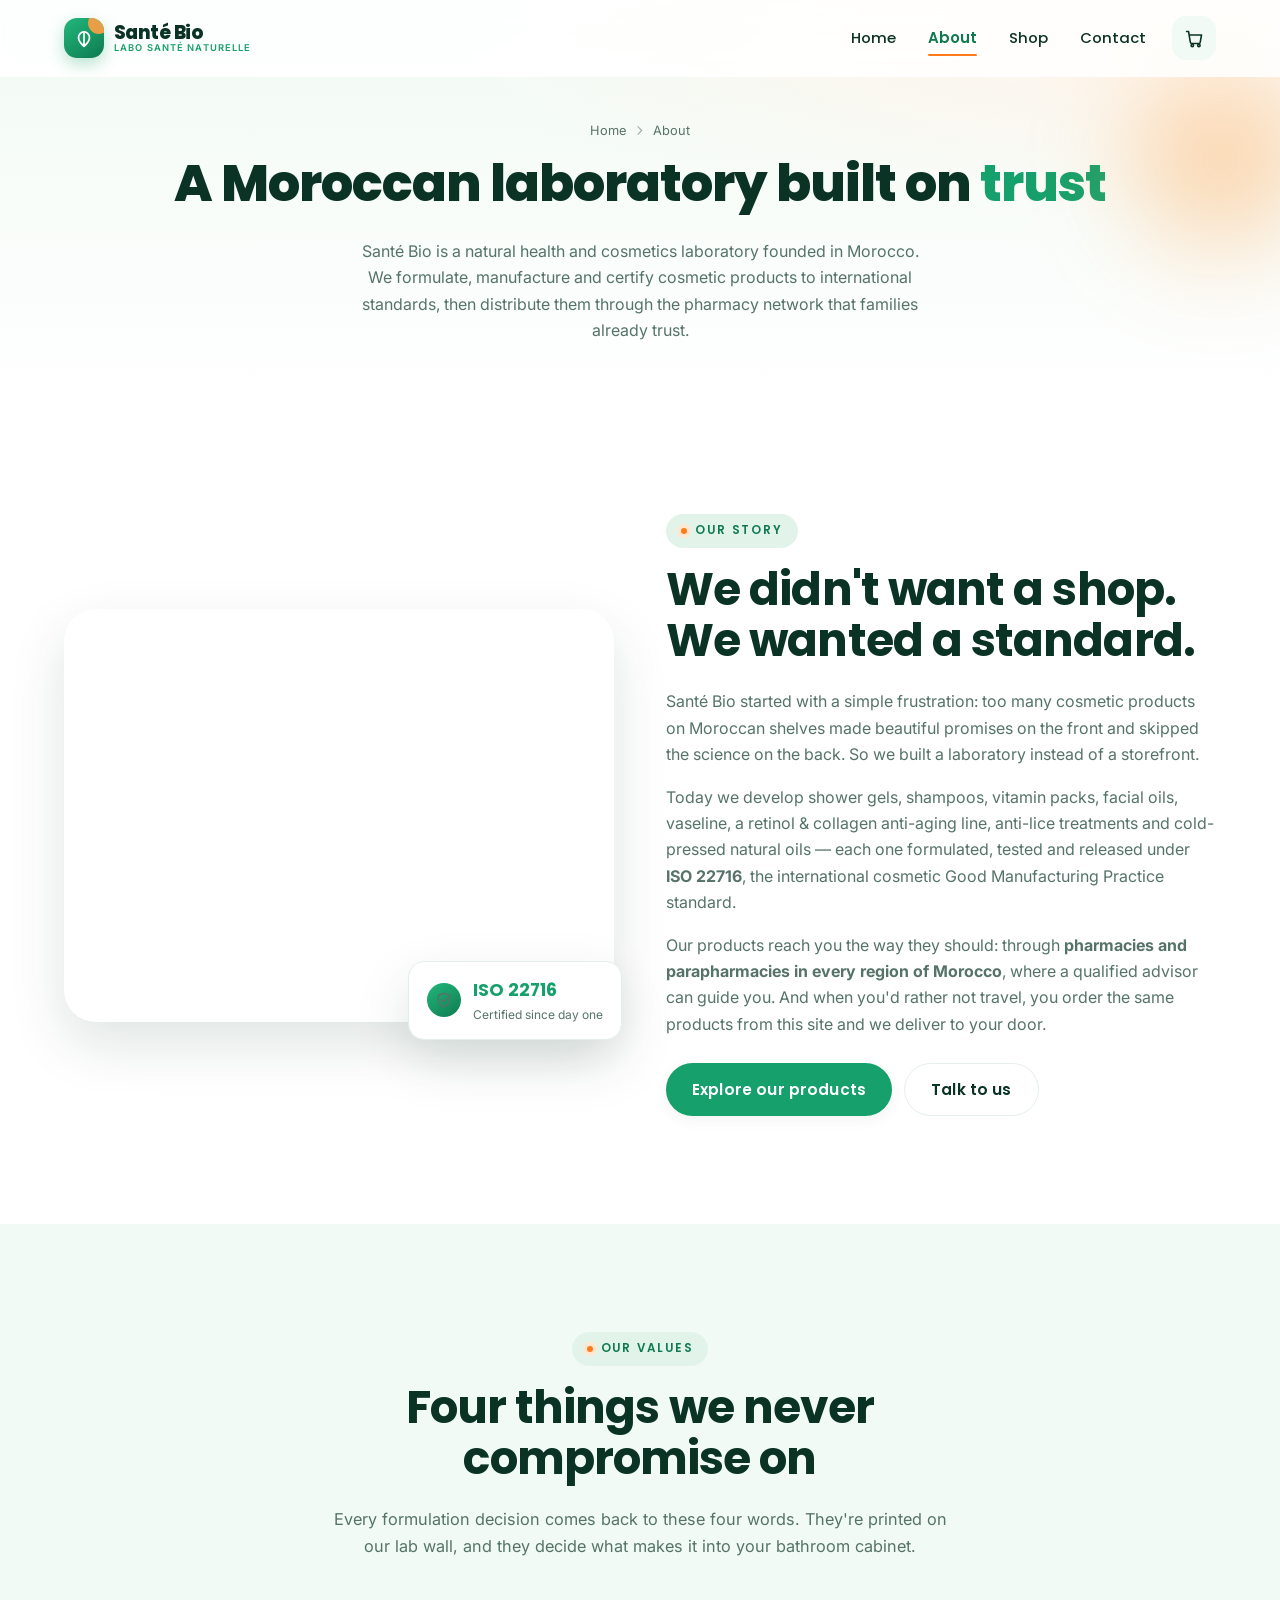
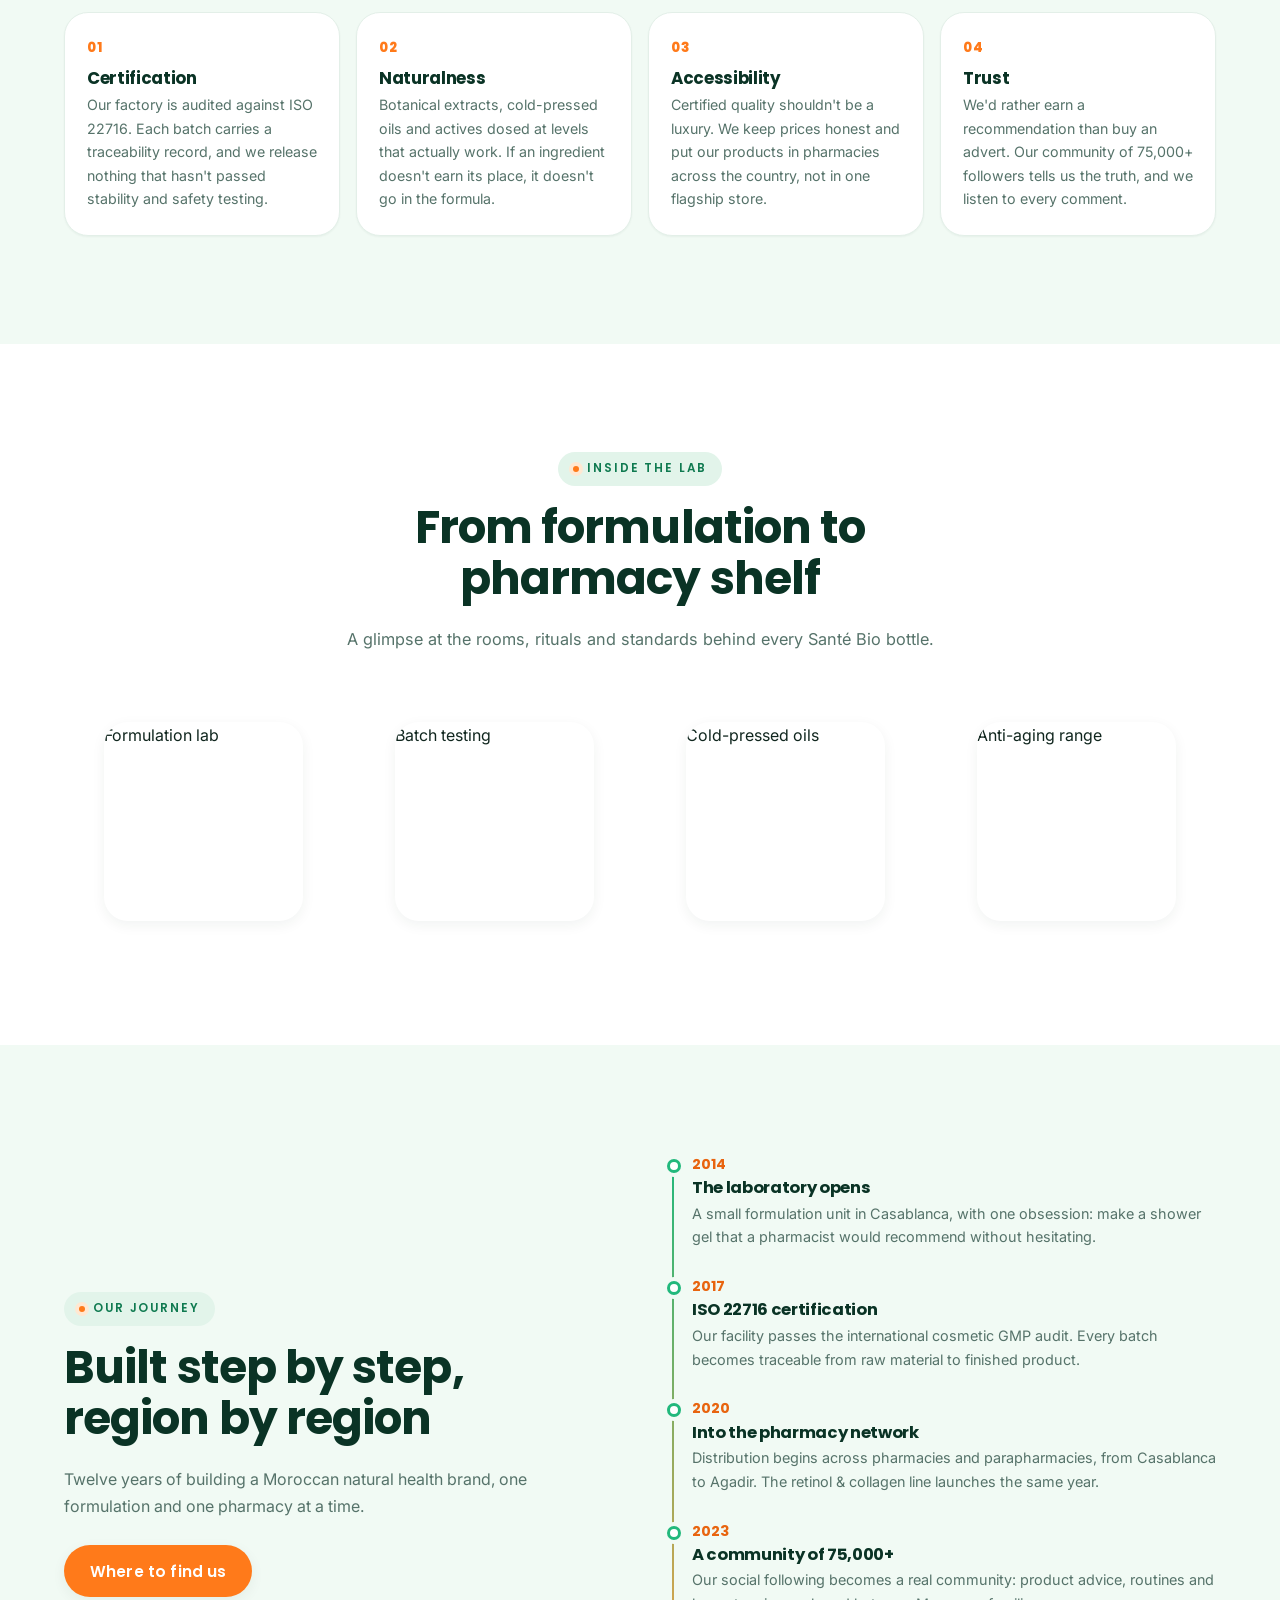
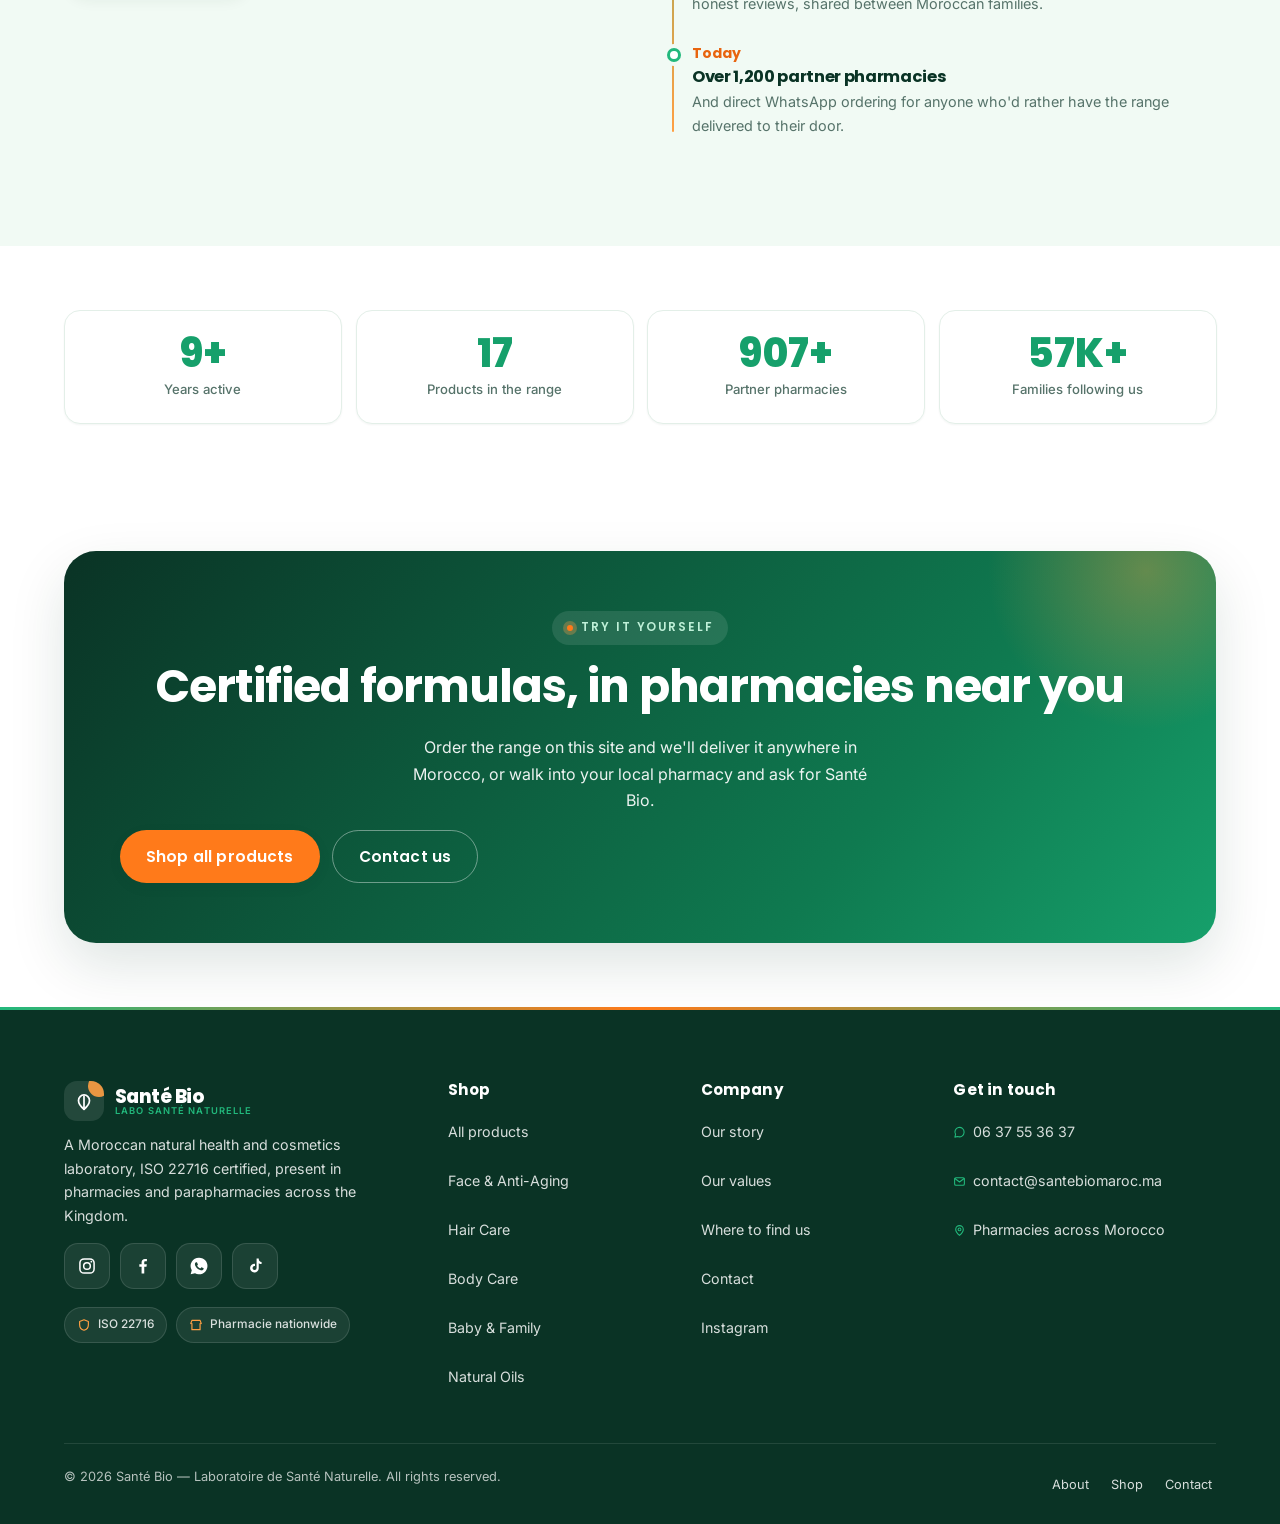
<file: about.html>
<!DOCTYPE html>
<html lang="en">
<head>
  <title>About | Santé Bio — Laboratoire de Santé Naturelle au Maroc</title>
  <meta name="description" content="The story of Santé Bio, a Moroccan natural health and cosmetics laboratory, ISO 22716 certified, with values of certification, naturalness, accessibility and trust.">
  <meta name="viewport" content="width=device-width, initial-scale=1">
  <meta name="theme-color" content="#16a06b">
  <link rel="preconnect" href="https://fonts.googleapis.com">
  <link rel="preconnect" href="https://fonts.gstatic.com" crossorigin>
  <link href="https://fonts.googleapis.com/css2?family=Poppins:wght@500;600;700;800&family=Inter:wght@400;500;600&display=swap" rel="stylesheet">
  <link rel="stylesheet" href="style.css">
  <link rel="icon" href="data:image/svg+xml,<svg xmlns='http://www.w3.org/2000/svg' viewBox='0 0 32 32'><rect width='32' height='32' rx='9' fill='%2316a06b'/><circle cx='24' cy='8' r='5' fill='%23ff9f43'/><path d='M16 8c5 4 5 10 0 16-5-6-5-12 0-16z' fill='white'/></svg>">
</head>
<body class="page-fade">
  <a class="skip-link" href="#main">Skip to content</a>

  <!-- ===================== HEADER ===================== -->
  <header class="header">
    <div class="header__inner">
      <a class="logo" href="index.html" aria-label="Santé Bio — home">
        <span class="logo__mark" aria-hidden="true">
          <svg viewBox="0 0 24 24" fill="none" stroke="currentColor" stroke-width="1.9" stroke-linecap="round" stroke-linejoin="round">
            <path d="M12 21c4-3.4 6-6.6 6-9.6A6 6 0 0 0 6 11.4c0 3 2 6.2 6 9.6z"/><path d="M12 21V7"/>
          </svg>
        </span>
        <span class="logo__text">
          <span class="logo__name">Santé Bio</span>
          <span class="logo__tag">Labo Santé Naturelle</span>
        </span>
      </a>

      <span class="header__spacer"></span>

      <nav class="nav" aria-label="Main navigation">
        <ul class="nav__list">
          <li><a href="index.html">Home</a></li>
          <li><a href="about.html" aria-current="page">About</a></li>
          <li><a href="shop.html">Shop</a></li>
          <li><a href="contact.html">Contact</a></li>
        </ul>
      </nav>

      <div class="header__actions">
        <button class="icon-btn cart-btn" type="button" data-cart-open aria-label="Open cart">
          <svg viewBox="0 0 24 24" fill="none" stroke="currentColor" stroke-width="1.8" stroke-linecap="round" stroke-linejoin="round">
            <path d="M3 4h2.2l2 12.2a1.8 1.8 0 0 0 1.8 1.6h7.7a1.8 1.8 0 0 0 1.8-1.4L20 8H6.2"/>
            <circle cx="9.5" cy="20" r="1.4"/><circle cx="17" cy="20" r="1.4"/>
          </svg>
          <span class="cart-btn__badge" data-cart-badge>0</span>
        </button>

        <button class="icon-btn burger" type="button" aria-expanded="false" aria-controls="mobile-nav" aria-label="Open menu">
          <span class="burger__box"><span></span><span></span><span></span></span>
        </button>
      </div>
    </div>
  </header>

  <!-- Mobile navigation drawer -->
  <div class="drawer-nav" id="mobile-nav">
    <div class="drawer-nav__scrim"></div>
    <nav class="drawer-nav__panel" aria-label="Mobile navigation">
      <div class="drawer-nav__head">
        <span class="logo">
          <span class="logo__mark" aria-hidden="true">
            <svg viewBox="0 0 24 24" fill="none" stroke="currentColor" stroke-width="1.9" stroke-linecap="round" stroke-linejoin="round">
              <path d="M12 21c4-3.4 6-6.6 6-9.6A6 6 0 0 0 6 11.4c0 3 2 6.2 6 9.6z"/><path d="M12 21V7"/>
            </svg>
          </span>
          <span class="logo__text">
            <span class="logo__name">Santé Bio</span>
            <span class="logo__tag">Labo Santé Naturelle</span>
          </span>
        </span>
        <button class="icon-btn drawer-nav__close" type="button" aria-label="Close menu">
          <svg viewBox="0 0 24 24" fill="none" stroke="currentColor" stroke-width="2" stroke-linecap="round"><path d="M6 6l12 12M18 6L6 18"/></svg>
        </button>
      </div>

      <ul class="drawer-nav__list">
        <li><a href="index.html">Home <svg viewBox="0 0 24 24" fill="none" stroke="currentColor" stroke-width="2" stroke-linecap="round" stroke-linejoin="round"><path d="M9 5l7 7-7 7"/></svg></a></li>
        <li><a href="about.html" aria-current="page">About <svg viewBox="0 0 24 24" fill="none" stroke="currentColor" stroke-width="2" stroke-linecap="round" stroke-linejoin="round"><path d="M9 5l7 7-7 7"/></svg></a></li>
        <li><a href="shop.html">Shop <svg viewBox="0 0 24 24" fill="none" stroke="currentColor" stroke-width="2" stroke-linecap="round" stroke-linejoin="round"><path d="M9 5l7 7-7 7"/></svg></a></li>
        <li><a href="contact.html">Contact <svg viewBox="0 0 24 24" fill="none" stroke="currentColor" stroke-width="2" stroke-linecap="round" stroke-linejoin="round"><path d="M9 5l7 7-7 7"/></svg></a></li>
      </ul>

      <div class="drawer-nav__foot">
        <p>Available in pharmacies &amp; parapharmacies across Morocco, or order direct on WhatsApp.</p>
        <a class="btn btn--wa btn--block" href="https://wa.me/212637553637?text=Hello%20Sant%C3%A9%20Bio%2C%20je%20souhaite%20des%20informations%20sur%20vos%20produits." target="_blank" rel="noopener">
          <svg viewBox="0 0 24 24" fill="currentColor"><path d="M12 2a10 10 0 0 0-8.7 15L2 22l5.2-1.3A10 10 0 1 0 12 2zm5.3 14c-.2.6-1.2 1.2-1.7 1.2-.5.1-1 .1-1.6-.1-.4-.1-.9-.3-1.5-.6-2.6-1.1-4.3-3.8-4.4-4-.1-.2-1-1.4-1-2.6 0-1.3.6-1.9.9-2.1.2-.3.5-.3.7-.3h.5c.2 0 .4 0 .6.5l.8 2c.1.2.1.4 0 .5l-.4.5-.3.3c-.1.1-.2.3 0 .5.1.3.6 1.1 1.4 1.8 1 .9 1.8 1.1 2 1.2.3.1.4.1.6-.1l.8-1c.2-.2.4-.2.6-.1l2 1c.2.1.4.2.4.3.1.2.1.6-.1 1.1z"/></svg>
          06 37 55 36 37
        </a>
      </div>
    </nav>
  </div>
  <main id="main">
    <section class="page-hero">
      <span class="orb orb--a" aria-hidden="true"></span>
      <nav class="crumbs" aria-label="Breadcrumb"><a href="index.html">Home</a><svg viewBox="0 0 24 24" fill="none" stroke="currentColor" stroke-width="2" stroke-linecap="round" stroke-linejoin="round"><path d="M9 5l7 7-7 7"/></svg><span aria-current="page">About</span></nav>
      <h1>A Moroccan laboratory built on <span style="color:var(--green-600)">trust</span></h1>
      <p>Santé Bio is a natural health and cosmetics laboratory founded in Morocco. We formulate, manufacture and certify cosmetic products to international standards, then distribute them through the pharmacy network that families already trust.</p>
    </section>

    <!-- Story -->
    <section class="section">
      <div class="container split">
        <div class="split__media reveal reveal--left">
          <div class="split__img" style="background-image:url('https://images.unsplash.com/photo-1582719478250-c89cae4dc85b?auto=format&amp;fit=crop&amp;w=1000&amp;q=70')"></div>
          <div class="split__float">
            <span class="badge-iso__seal">
              <svg viewBox="0 0 24 24" fill="none" stroke="currentColor" stroke-width="2" stroke-linecap="round" stroke-linejoin="round"><path d="M12 3l7.5 3v5.4c0 4.6-3.1 8.5-7.5 9.6-4.4-1.1-7.5-5-7.5-9.6V6z"/><path d="M9 12l2.2 2.2L15.5 10"/></svg>
            </span>
            <span><b>ISO 22716</b><span>Certified since day one</span></span>
          </div>
        </div>

        <div class="reveal reveal--right">
          <span class="eyebrow">Our story</span>
          <h2>We didn't want a shop. We wanted a standard.</h2>
          <p>Santé Bio started with a simple frustration: too many cosmetic products on Moroccan shelves made beautiful promises on the front and skipped the science on the back. So we built a laboratory instead of a storefront.</p>
          <p>Today we develop shower gels, shampoos, vitamin packs, facial oils, vaseline, a retinol &amp; collagen anti-aging line, anti-lice treatments and cold-pressed natural oils — each one formulated, tested and released under <strong>ISO 22716</strong>, the international cosmetic Good Manufacturing Practice standard.</p>
          <p>Our products reach you the way they should: through <strong>pharmacies and parapharmacies in every region of Morocco</strong>, where a qualified advisor can guide you. And when you'd rather not travel, you order the same products from this site and we deliver to your door.</p>
          <div class="hero__cta" style="justify-content:flex-start;margin-top:26px">
            <a class="btn" href="shop.html">Explore our products</a>
            <a class="btn btn--ghost" href="contact.html">Talk to us</a>
          </div>
        </div>
      </div>
    </section>

    <!-- Values -->
    <section class="section section--mint" id="values">
      <div class="container">
        <div class="section-head reveal">
          <span class="eyebrow">Our values</span>
          <h2>Four things we never compromise on</h2>
          <p>Every formulation decision comes back to these four words. They're printed on our lab wall, and they decide what makes it into your bathroom cabinet.</p>
        </div>

        <div class="why-grid">
          <article class="value-card reveal">
            <span class="value-card__n">01</span>
            <h3>Certification</h3>
            <p>Our factory is audited against ISO 22716. Each batch carries a traceability record, and we release nothing that hasn't passed stability and safety testing.</p>
          </article>
          <article class="value-card reveal" style="--d:80ms">
            <span class="value-card__n">02</span>
            <h3>Naturalness</h3>
            <p>Botanical extracts, cold-pressed oils and actives dosed at levels that actually work. If an ingredient doesn't earn its place, it doesn't go in the formula.</p>
          </article>
          <article class="value-card reveal" style="--d:160ms">
            <span class="value-card__n">03</span>
            <h3>Accessibility</h3>
            <p>Certified quality shouldn't be a luxury. We keep prices honest and put our products in pharmacies across the country, not in one flagship store.</p>
          </article>
          <article class="value-card reveal" style="--d:240ms">
            <span class="value-card__n">04</span>
            <h3>Trust</h3>
            <p>We'd rather earn a recommendation than buy an advert. Our community of 75,000+ followers tells us the truth, and we listen to every comment.</p>
          </article>
        </div>
      </div>
    </section>

    <!-- Gallery -->
    <section class="section">
      <div class="container">
        <div class="section-head reveal">
          <span class="eyebrow">Inside the lab</span>
          <h2>From formulation to pharmacy shelf</h2>
          <p>A glimpse at the rooms, rituals and standards behind every Santé Bio bottle.</p>
        </div>

        <div class="gallery">
          <figure class="gallery__item reveal" style="background-image:url('https://images.unsplash.com/photo-1582719478250-c89cae4dc85b?auto=format&amp;fit=crop&amp;w=700&amp;q=70')">
            <figcaption>Formulation lab</figcaption>
          </figure>
          <figure class="gallery__item reveal" style="--d:70ms;background-image:url('https://images.unsplash.com/photo-1608248597279-f99d160bfcbc?auto=format&amp;fit=crop&amp;w=700&amp;q=70')">
            <figcaption>Batch testing</figcaption>
          </figure>
          <figure class="gallery__item reveal" style="--d:140ms;background-image:url('https://images.unsplash.com/photo-1608571423902-eed4a5ad8108?auto=format&amp;fit=crop&amp;w=700&amp;q=70')">
            <figcaption>Cold-pressed oils</figcaption>
          </figure>
          <figure class="gallery__item reveal" style="--d:210ms;background-image:url('https://images.unsplash.com/photo-1620916566398-39f1143ab7be?auto=format&amp;fit=crop&amp;w=700&amp;q=70')">
            <figcaption>Anti-aging range</figcaption>
          </figure>
        </div>
      </div>
    </section>

    <!-- Timeline -->
    <section class="section section--mint">
      <div class="container split">
        <div class="reveal reveal--left">
          <span class="eyebrow">Our journey</span>
          <h2>Built step by step, region by region</h2>
          <p>Twelve years of building a Moroccan natural health brand, one formulation and one pharmacy at a time.</p>
          <div class="hero__cta" style="justify-content:flex-start;margin-top:26px">
            <a class="btn btn--citrus" href="index.html#where">Where to find us</a>
          </div>
        </div>

        <div class="timeline reveal reveal--right">
          <div class="timeline__item">
            <div class="timeline__year">2014</div>
            <h4>The laboratory opens</h4>
            <p>A small formulation unit in Casablanca, with one obsession: make a shower gel that a pharmacist would recommend without hesitating.</p>
          </div>
          <div class="timeline__item">
            <div class="timeline__year">2017</div>
            <h4>ISO 22716 certification</h4>
            <p>Our facility passes the international cosmetic GMP audit. Every batch becomes traceable from raw material to finished product.</p>
          </div>
          <div class="timeline__item">
            <div class="timeline__year">2020</div>
            <h4>Into the pharmacy network</h4>
            <p>Distribution begins across pharmacies and parapharmacies, from Casablanca to Agadir. The retinol &amp; collagen line launches the same year.</p>
          </div>
          <div class="timeline__item">
            <div class="timeline__year">2023</div>
            <h4>A community of 75,000+</h4>
            <p>Our social following becomes a real community: product advice, routines and honest reviews, shared between Moroccan families.</p>
          </div>
          <div class="timeline__item">
            <div class="timeline__year">Today</div>
            <h4>Over 1,200 partner pharmacies</h4>
            <p>And direct WhatsApp ordering for anyone who'd rather have the range delivered to their door.</p>
          </div>
        </div>
      </div>
    </section>

    <!-- Stats -->
    <section class="section section--tight">
      <div class="container">
        <div class="stats">
          <div class="stat reveal"><div class="stat__num"><span data-count="12">0</span>+</div><div class="stat__lbl">Years active</div></div>
          <div class="stat reveal" style="--d:80ms"><div class="stat__num"><span data-count="22">0</span></div><div class="stat__lbl">Products in the range</div></div>
          <div class="stat reveal" style="--d:160ms"><div class="stat__num"><span data-count="1200">0</span>+</div><div class="stat__lbl">Partner pharmacies</div></div>
          <div class="stat reveal" style="--d:240ms"><div class="stat__num"><span data-count="75">0</span>K+</div><div class="stat__lbl">Families following us</div></div>
        </div>
      </div>
    </section>

    <section class="section section--tight">
      <div class="container">
        <div class="cta-band reveal">
          <span class="eyebrow eyebrow--onDark">Try it yourself</span>
          <h2>Certified formulas, in pharmacies near you</h2>
          <p>Order the range on this site and we'll deliver it anywhere in Morocco, or walk into your local pharmacy and ask for Santé Bio.</p>
          <div class="hero__cta">
            <a class="btn btn--citrus" href="shop.html">Shop all products</a>
            <a class="btn btn--ghost" href="contact.html" style="--btn-fg:#fff;border-color:rgba(255,255,255,.4)">Contact us</a>
          </div>
        </div>
      </div>
    </section>
  </main>

  <!-- ===================== FOOTER ===================== -->
  <footer class="footer">
    <div class="container">
      <div class="footer__grid">
        <div class="footer__about">
          <span class="footer__logo logo">
            <span class="logo__mark" aria-hidden="true">
              <svg viewBox="0 0 24 24" fill="none" stroke="currentColor" stroke-width="1.9" stroke-linecap="round" stroke-linejoin="round"><path d="M12 21c4-3.4 6-6.6 6-9.6A6 6 0 0 0 6 11.4c0 3 2 6.2 6 9.6z"/><path d="M12 21V7"/></svg>
            </span>
            <span class="logo__text">
              <span class="logo__name">Santé Bio</span>
              <span class="logo__tag">Labo Santé Naturelle</span>
            </span>
          </span>
          <p>A Moroccan natural health and cosmetics laboratory, ISO 22716 certified, present in pharmacies and parapharmacies across the Kingdom.</p>
          <div class="footer__social socials">
            <a class="social social--ig" href="https://instagram.com/santebiomaroc" target="_blank" rel="noopener" aria-label="Instagram">
              <svg viewBox="0 0 24 24" fill="none" stroke="currentColor" stroke-width="1.8"><rect x="3.5" y="3.5" width="17" height="17" rx="5"/><circle cx="12" cy="12" r="4"/><circle cx="17.2" cy="6.8" r="1.1" fill="currentColor" stroke="none"/></svg>
            </a>
            <a class="social social--fb" href="https://facebook.com/santebiomaroc" target="_blank" rel="noopener" aria-label="Facebook">
              <svg viewBox="0 0 24 24" fill="currentColor"><path d="M13.5 21v-8h2.7l.4-3.1h-3.1V7.9c0-.9.25-1.5 1.55-1.5h1.65V3.63A22 22 0 0 0 14.3 3.5c-2.4 0-4 1.46-4 4.14V9.9H7.6V13h2.7v8z"/></svg>
            </a>
            <a class="social social--wa" href="https://wa.me/212637553637" target="_blank" rel="noopener" aria-label="WhatsApp">
              <svg viewBox="0 0 24 24" fill="currentColor"><path d="M12 2a10 10 0 0 0-8.7 15L2 22l5.2-1.3A10 10 0 1 0 12 2zm5.3 14c-.2.6-1.2 1.2-1.7 1.2-.5.1-1 .1-1.6-.1-.4-.1-.9-.3-1.5-.6-2.6-1.1-4.3-3.8-4.4-4-.1-.2-1-1.4-1-2.6 0-1.3.6-1.9.9-2.1.2-.3.5-.3.7-.3h.5c.2 0 .4 0 .6.5l.8 2c.1.2.1.4 0 .5l-.4.5-.3.3c-.1.1-.2.3 0 .5.1.3.6 1.1 1.4 1.8 1 .9 1.8 1.1 2 1.2.3.1.4.1.6-.1l.8-1c.2-.2.4-.2.6-.1l2 1c.2.1.4.2.4.3.1.2.1.6-.1 1.1z"/></svg>
            </a>
            <a class="social social--tk" href="https://tiktok.com/@santebiomaroc" target="_blank" rel="noopener" aria-label="TikTok">
              <svg viewBox="0 0 24 24" fill="currentColor"><path d="M16.5 3h-2.6v11.4a2.4 2.4 0 1 1-1.9-2.36V9.4a5.2 5.2 0 1 0 4.5 5.16V8.6a6 6 0 0 0 3.4 1.06V7.1a3.6 3.6 0 0 1-3.4-3.5z"/></svg>
            </a>
          </div>
          <div class="footer__badges">
            <span class="footer__badge">
              <svg viewBox="0 0 24 24" fill="none" stroke="currentColor" stroke-width="2" stroke-linecap="round" stroke-linejoin="round"><path d="M12 3l7.5 3v5.4c0 4.6-3.1 8.5-7.5 9.6-4.4-1.1-7.5-5-7.5-9.6V6z"/></svg>
              ISO 22716
            </span>
            <span class="footer__badge">
              <svg viewBox="0 0 24 24" fill="none" stroke="currentColor" stroke-width="2" stroke-linecap="round" stroke-linejoin="round"><path d="M3 9.5L5 4h14l2 5.5M5 9.5V20h14V9.5"/></svg>
              Pharmacie nationwide
            </span>
          </div>
        </div>

        <nav aria-label="Shop">
          <h4>Shop</h4>
          <ul class="footer__links">
            <li><a href="shop.html">All products</a></li>
            <li><a href="shop.html?cat=face">Face &amp; Anti-Aging</a></li>
            <li><a href="shop.html?cat=hair">Hair Care</a></li>
            <li><a href="shop.html?cat=body">Body Care</a></li>
            <li><a href="shop.html?cat=family">Baby &amp; Family</a></li>
            <li><a href="shop.html?cat=oils">Natural Oils</a></li>
          </ul>
        </nav>

        <nav aria-label="Company">
          <h4>Company</h4>
          <ul class="footer__links">
            <li><a href="about.html">Our story</a></li>
            <li><a href="about.html#values">Our values</a></li>
            <li><a href="index.html#where">Where to find us</a></li>
            <li><a href="contact.html">Contact</a></li>
            <li><a href="https://instagram.com/santebiomaroc" target="_blank" rel="noopener">Instagram</a></li>
          </ul>
        </nav>

        <div>
          <h4>Get in touch</h4>
          <ul class="footer__links">
            <li>
              <a href="https://wa.me/212637553637" target="_blank" rel="noopener">
                <svg viewBox="0 0 24 24" fill="none" stroke="currentColor" stroke-width="2" stroke-linecap="round" stroke-linejoin="round"><path d="M20.5 11.5a8.5 8.5 0 0 1-11.9 7.8L3.5 20.5l1.2-5.1A8.5 8.5 0 1 1 20.5 11.5z"/></svg>
                06 37 55 36 37
              </a>
            </li>
            <li>
              <a href="mailto:contact@santebiomaroc.ma">
                <svg viewBox="0 0 24 24" fill="none" stroke="currentColor" stroke-width="2" stroke-linecap="round" stroke-linejoin="round"><rect x="3" y="5" width="18" height="14" rx="2.5"/><path d="M3.5 6.5L12 13l8.5-6.5"/></svg>
                contact@santebiomaroc.ma
              </a>
            </li>
            <li>
              <a href="index.html#where">
                <svg viewBox="0 0 24 24" fill="none" stroke="currentColor" stroke-width="2" stroke-linecap="round" stroke-linejoin="round"><path d="M12 21s7-6.1 7-11a7 7 0 1 0-14 0c0 4.9 7 11 7 11z"/><circle cx="12" cy="10" r="2.6"/></svg>
                Pharmacies across Morocco
              </a>
            </li>
          </ul>
        </div>
      </div>

      <div class="footer__bottom">
        <p>© <span id="year">2026</span> Santé Bio — Laboratoire de Santé Naturelle. All rights reserved.</p>
        <nav aria-label="Legal">
          <a href="about.html">About</a>
          <a href="shop.html">Shop</a>
          <a href="contact.html">Contact</a>
        </nav>
      </div>
    </div>
  </footer>

  <!-- ===================== CART (bottom sheet on mobile / drawer on desktop) ===================== -->
  <div class="cart" id="cart" aria-hidden="true" role="dialog" aria-modal="true" aria-label="Shopping cart">
    <div class="cart__scrim"></div>

    <aside class="cart__panel">
      <span class="cart__handle" aria-hidden="true"></span>

      <header class="cart__head">
        <div>
          <h2 class="cart__title">Your cart</h2>
          <span class="cart__count">Panier vide</span>
        </div>
        <button class="cart__close" type="button" aria-label="Close cart">
          <svg viewBox="0 0 24 24" fill="none" stroke="currentColor" stroke-width="2" stroke-linecap="round"><path d="M6 6l12 12M18 6L6 18"/></svg>
        </button>
      </header>

      <div class="cart__body">
        <div class="cart__empty is-visible">
          <div class="cart__empty-ico">
            <svg viewBox="0 0 24 24" fill="none" stroke="currentColor" stroke-width="1.6" stroke-linecap="round" stroke-linejoin="round"><path d="M3 4h2.2l2 12.2a1.8 1.8 0 0 0 1.8 1.6h7.7a1.8 1.8 0 0 0 1.8-1.4L20 8H6.2"/><circle cx="9.5" cy="20" r="1.4"/><circle cx="17" cy="20" r="1.4"/></svg>
          </div>
          <h4>Your cart is empty</h4>
          <p>Add your favourite Santé Bio products and send your order directly on WhatsApp.</p>
          <a class="btn btn--sm" href="shop.html">Browse the shop</a>
        </div>
      </div>

      <footer class="cart__foot">
        <div class="cart__line">
          <span>Subtotal</span>
          <span data-cart-subtotal>0 DH</span>
        </div>
        <div class="cart__line cart__line--total">
          <span>Total</span>
          <span data-cart-total>0 DH</span>
        </div>

        <button class="btn btn--wa btn--block cart__wa" type="button" data-cart-checkout>
          <svg viewBox="0 0 24 24" fill="currentColor"><path d="M12 2a10 10 0 0 0-8.7 15L2 22l5.2-1.3A10 10 0 1 0 12 2zm5.3 14c-.2.6-1.2 1.2-1.7 1.2-.5.1-1 .1-1.6-.1-.4-.1-.9-.3-1.5-.6-2.6-1.1-4.3-3.8-4.4-4-.1-.2-1-1.4-1-2.6 0-1.3.6-1.9.9-2.1.2-.3.5-.3.7-.3h.5c.2 0 .4 0 .6.5l.8 2c.1.2.1.4 0 .5l-.4.5-.3.3c-.1.1-.2.3 0 .5.1.3.6 1.1 1.4 1.8 1 .9 1.8 1.1 2 1.2.3.1.4.1.6-.1l.8-1c.2-.2.4-.2.6-.1l2 1c.2.1.4.2.4.3.1.2.1.6-.1 1.1z"/></svg>
          Order via WhatsApp
        </button>

        <p class="cart__note">
          <svg viewBox="0 0 24 24" fill="none" stroke="currentColor" stroke-width="2" stroke-linecap="round" stroke-linejoin="round"><path d="M12 21c4-3.4 6-6.6 6-9.6A6 6 0 0 0 6 11.4c0 3 2 6.2 6 9.6z"/><path d="M12 21V7"/></svg>
          <span data-cart-freeship>Livraison partout au Maroc</span>
        </p>
      </footer>
    </aside>
  </div>

  <div class="toast-wrap" aria-live="polite" aria-atomic="true"></div>

  <script src="products.js"></script>
  <script src="script.js"></script>
  <script src="cart.js"></script>
</body>
</html>
</file>
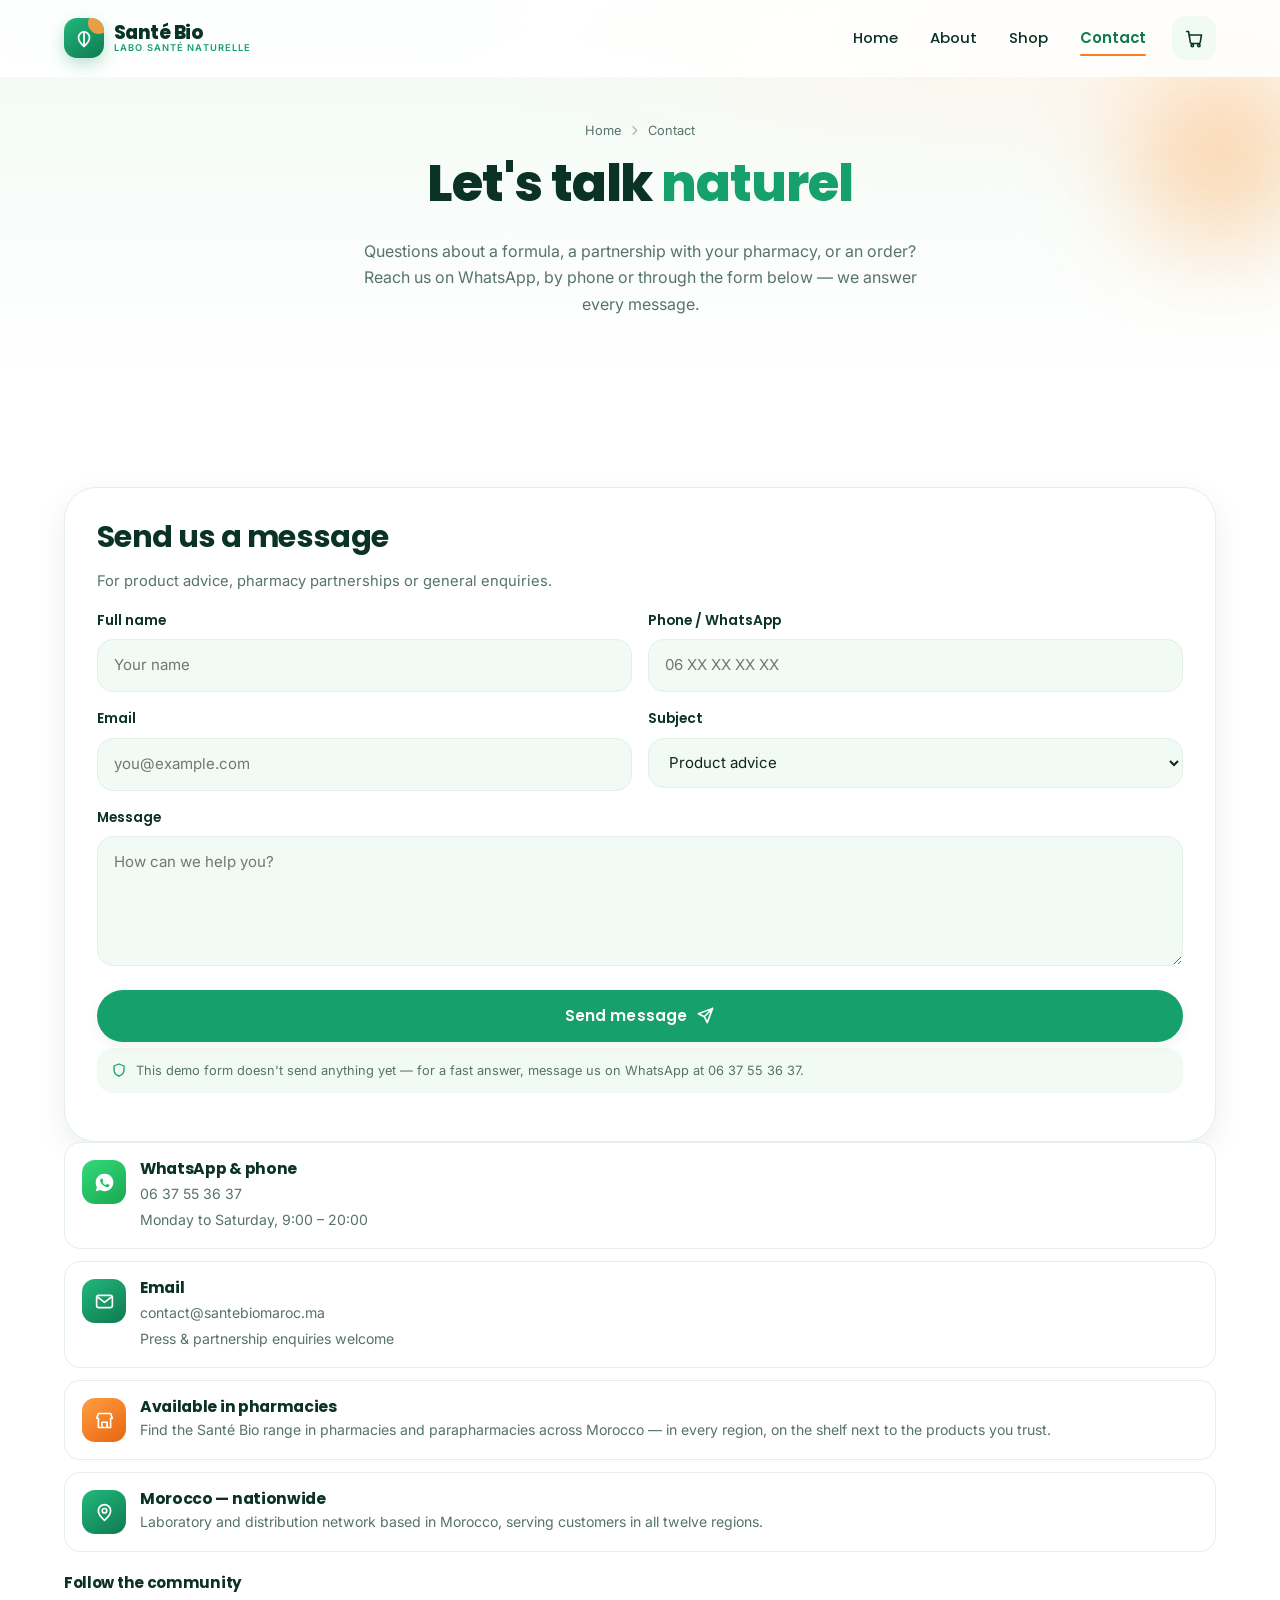
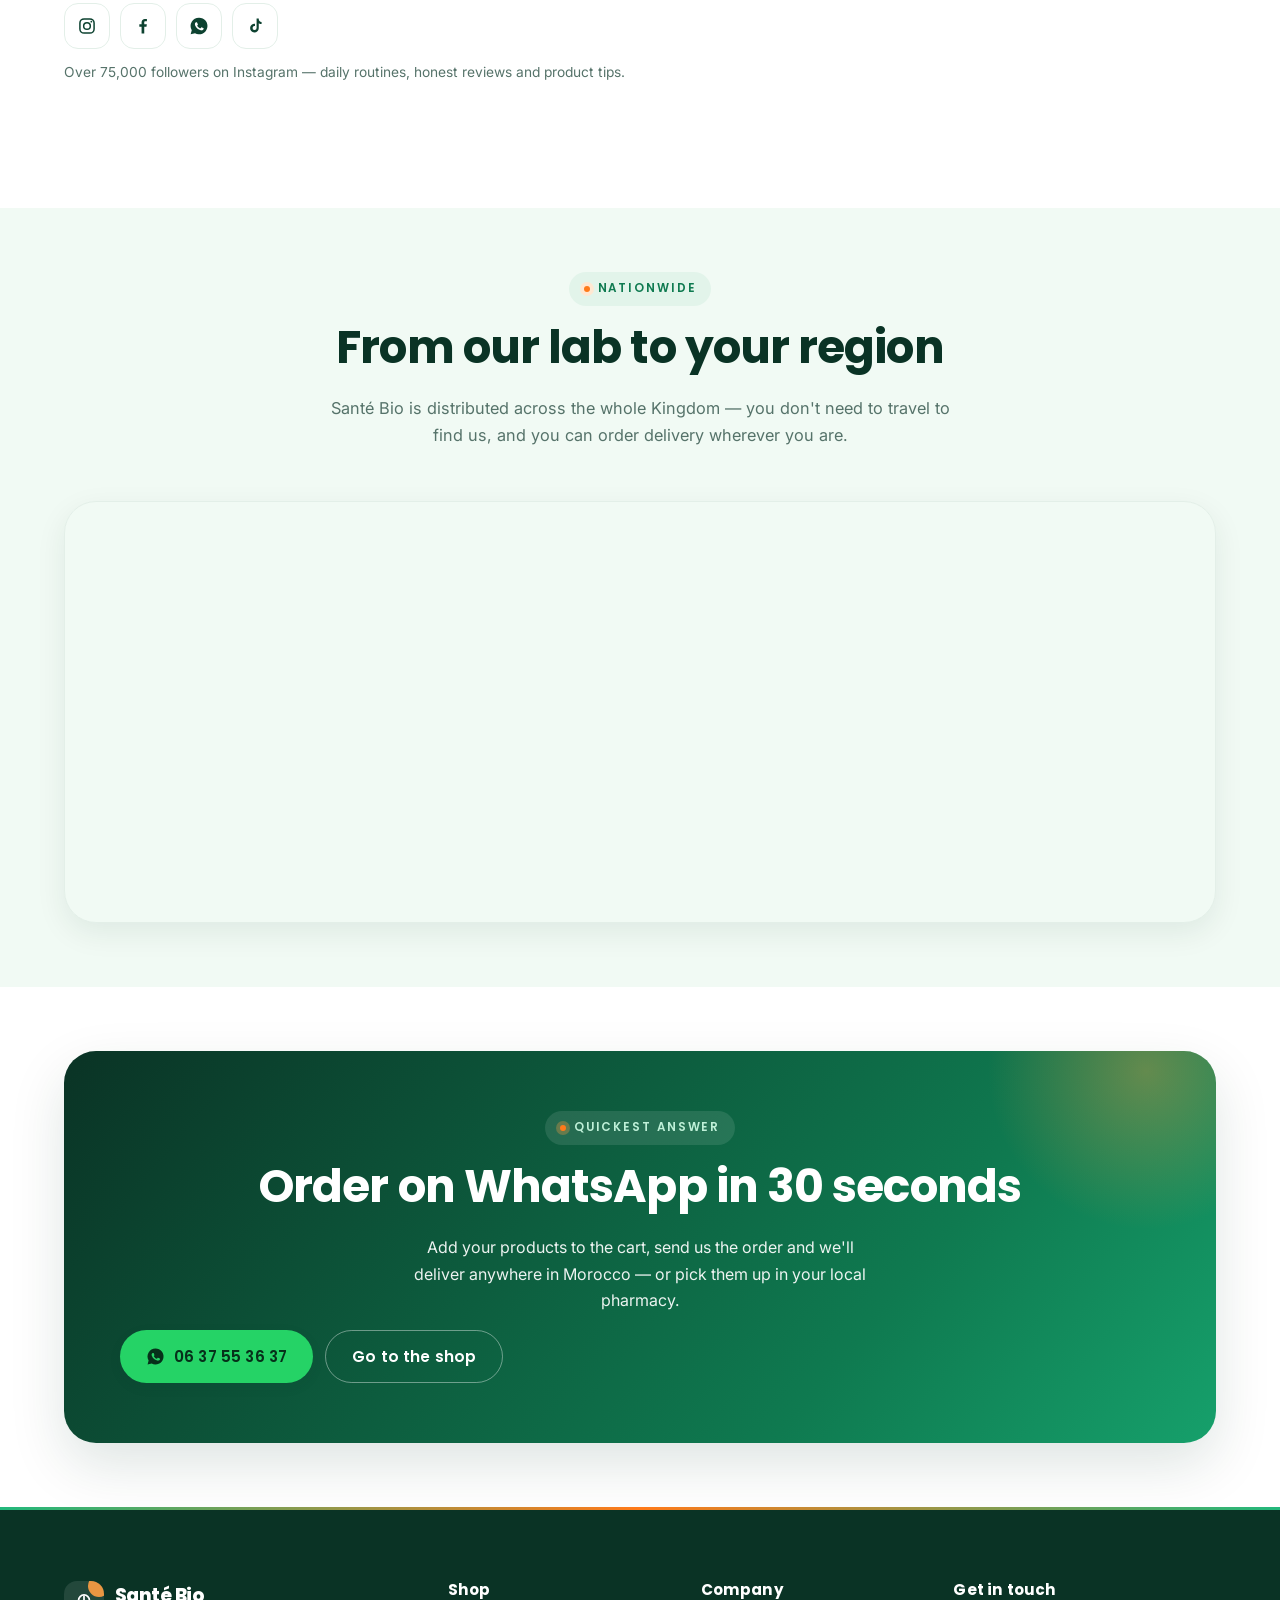
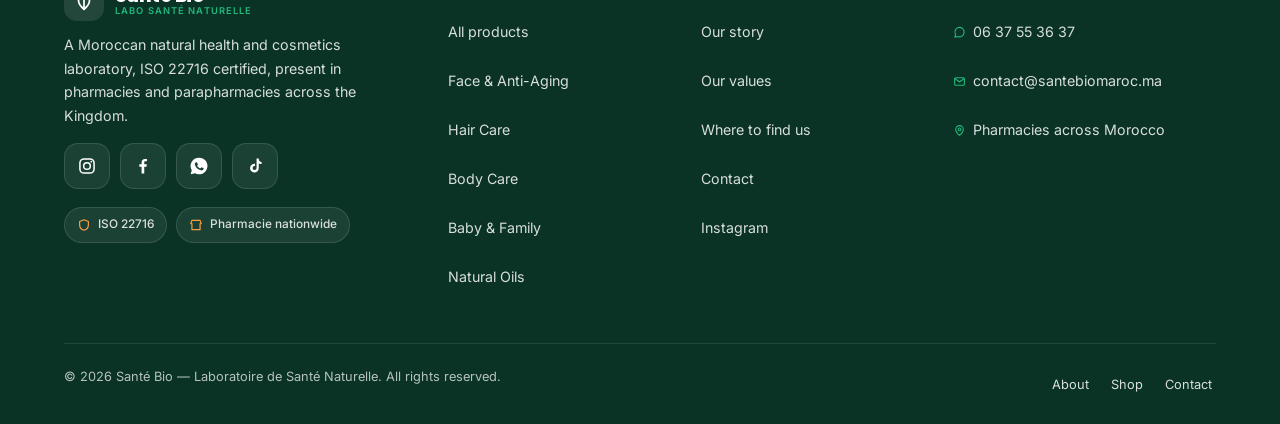
<file: contact.html>
<!DOCTYPE html>
<html lang="en">
<head>
  <title>Contact | Santé Bio — Commandez sur WhatsApp 06 37 55 36 37</title>
  <meta name="description" content="Contact Santé Bio: WhatsApp 06 37 55 36 37, order delivery anywhere in Morocco, and find our products in pharmacies and parapharmacies nationwide.">
  <meta name="viewport" content="width=device-width, initial-scale=1">
  <meta name="theme-color" content="#16a06b">
  <link rel="preconnect" href="https://fonts.googleapis.com">
  <link rel="preconnect" href="https://fonts.gstatic.com" crossorigin>
  <link href="https://fonts.googleapis.com/css2?family=Poppins:wght@500;600;700;800&family=Inter:wght@400;500;600&display=swap" rel="stylesheet">
  <link rel="stylesheet" href="style.css">
  <link rel="icon" href="data:image/svg+xml,<svg xmlns='http://www.w3.org/2000/svg' viewBox='0 0 32 32'><rect width='32' height='32' rx='9' fill='%2316a06b'/><circle cx='24' cy='8' r='5' fill='%23ff9f43'/><path d='M16 8c5 4 5 10 0 16-5-6-5-12 0-16z' fill='white'/></svg>">
</head>
<body class="page-fade">
  <a class="skip-link" href="#main">Skip to content</a>

  <!-- ===================== HEADER ===================== -->
  <header class="header">
    <div class="header__inner">
      <a class="logo" href="index.html" aria-label="Santé Bio — home">
        <span class="logo__mark" aria-hidden="true">
          <svg viewBox="0 0 24 24" fill="none" stroke="currentColor" stroke-width="1.9" stroke-linecap="round" stroke-linejoin="round">
            <path d="M12 21c4-3.4 6-6.6 6-9.6A6 6 0 0 0 6 11.4c0 3 2 6.2 6 9.6z"/><path d="M12 21V7"/>
          </svg>
        </span>
        <span class="logo__text">
          <span class="logo__name">Santé Bio</span>
          <span class="logo__tag">Labo Santé Naturelle</span>
        </span>
      </a>

      <span class="header__spacer"></span>

      <nav class="nav" aria-label="Main navigation">
        <ul class="nav__list">
          <li><a href="index.html">Home</a></li>
          <li><a href="about.html">About</a></li>
          <li><a href="shop.html">Shop</a></li>
          <li><a href="contact.html" aria-current="page">Contact</a></li>
        </ul>
      </nav>

      <div class="header__actions">
        <button class="icon-btn cart-btn" type="button" data-cart-open aria-label="Open cart">
          <svg viewBox="0 0 24 24" fill="none" stroke="currentColor" stroke-width="1.8" stroke-linecap="round" stroke-linejoin="round">
            <path d="M3 4h2.2l2 12.2a1.8 1.8 0 0 0 1.8 1.6h7.7a1.8 1.8 0 0 0 1.8-1.4L20 8H6.2"/>
            <circle cx="9.5" cy="20" r="1.4"/><circle cx="17" cy="20" r="1.4"/>
          </svg>
          <span class="cart-btn__badge" data-cart-badge>0</span>
        </button>

        <button class="icon-btn burger" type="button" aria-expanded="false" aria-controls="mobile-nav" aria-label="Open menu">
          <span class="burger__box"><span></span><span></span><span></span></span>
        </button>
      </div>
    </div>
  </header>

  <!-- Mobile navigation drawer -->
  <div class="drawer-nav" id="mobile-nav">
    <div class="drawer-nav__scrim"></div>
    <nav class="drawer-nav__panel" aria-label="Mobile navigation">
      <div class="drawer-nav__head">
        <span class="logo">
          <span class="logo__mark" aria-hidden="true">
            <svg viewBox="0 0 24 24" fill="none" stroke="currentColor" stroke-width="1.9" stroke-linecap="round" stroke-linejoin="round">
              <path d="M12 21c4-3.4 6-6.6 6-9.6A6 6 0 0 0 6 11.4c0 3 2 6.2 6 9.6z"/><path d="M12 21V7"/>
            </svg>
          </span>
          <span class="logo__text">
            <span class="logo__name">Santé Bio</span>
            <span class="logo__tag">Labo Santé Naturelle</span>
          </span>
        </span>
        <button class="icon-btn drawer-nav__close" type="button" aria-label="Close menu">
          <svg viewBox="0 0 24 24" fill="none" stroke="currentColor" stroke-width="2" stroke-linecap="round"><path d="M6 6l12 12M18 6L6 18"/></svg>
        </button>
      </div>

      <ul class="drawer-nav__list">
        <li><a href="index.html">Home <svg viewBox="0 0 24 24" fill="none" stroke="currentColor" stroke-width="2" stroke-linecap="round" stroke-linejoin="round"><path d="M9 5l7 7-7 7"/></svg></a></li>
        <li><a href="about.html">About <svg viewBox="0 0 24 24" fill="none" stroke="currentColor" stroke-width="2" stroke-linecap="round" stroke-linejoin="round"><path d="M9 5l7 7-7 7"/></svg></a></li>
        <li><a href="shop.html">Shop <svg viewBox="0 0 24 24" fill="none" stroke="currentColor" stroke-width="2" stroke-linecap="round" stroke-linejoin="round"><path d="M9 5l7 7-7 7"/></svg></a></li>
        <li><a href="contact.html" aria-current="page">Contact <svg viewBox="0 0 24 24" fill="none" stroke="currentColor" stroke-width="2" stroke-linecap="round" stroke-linejoin="round"><path d="M9 5l7 7-7 7"/></svg></a></li>
      </ul>

      <div class="drawer-nav__foot">
        <p>Available in pharmacies &amp; parapharmacies across Morocco, or order direct on WhatsApp.</p>
        <a class="btn btn--wa btn--block" href="https://wa.me/212637553637?text=Hello%20Sant%C3%A9%20Bio%2C%20je%20souhaite%20des%20informations%20sur%20vos%20produits." target="_blank" rel="noopener">
          <svg viewBox="0 0 24 24" fill="currentColor"><path d="M12 2a10 10 0 0 0-8.7 15L2 22l5.2-1.3A10 10 0 1 0 12 2zm5.3 14c-.2.6-1.2 1.2-1.7 1.2-.5.1-1 .1-1.6-.1-.4-.1-.9-.3-1.5-.6-2.6-1.1-4.3-3.8-4.4-4-.1-.2-1-1.4-1-2.6 0-1.3.6-1.9.9-2.1.2-.3.5-.3.7-.3h.5c.2 0 .4 0 .6.5l.8 2c.1.2.1.4 0 .5l-.4.5-.3.3c-.1.1-.2.3 0 .5.1.3.6 1.1 1.4 1.8 1 .9 1.8 1.1 2 1.2.3.1.4.1.6-.1l.8-1c.2-.2.4-.2.6-.1l2 1c.2.1.4.2.4.3.1.2.1.6-.1 1.1z"/></svg>
          06 37 55 36 37
        </a>
      </div>
    </nav>
  </div>
  <main id="main">
    <section class="page-hero">
      <span class="orb orb--a" aria-hidden="true"></span>
      <nav class="crumbs" aria-label="Breadcrumb"><a href="index.html">Home</a><svg viewBox="0 0 24 24" fill="none" stroke="currentColor" stroke-width="2" stroke-linecap="round" stroke-linejoin="round"><path d="M9 5l7 7-7 7"/></svg><span aria-current="page">Contact</span></nav>
      <h1>Let's talk <span style="color:var(--green-600)">naturel</span></h1>
      <p>Questions about a formula, a partnership with your pharmacy, or an order? Reach us on WhatsApp, by phone or through the form below — we answer every message.</p>
    </section>

    <section class="section">
      <div class="container contact-grid">

        <!-- Form + info -->
        <div>
          <div class="form-card reveal reveal--left">
            <div class="form-success" id="form-success" role="status">
              <svg viewBox="0 0 24 24" fill="none" stroke="currentColor" stroke-width="2.2" stroke-linecap="round" stroke-linejoin="round"><circle cx="12" cy="12" r="9"/><path d="M8 12.5l2.6 2.6L16 9.5"/></svg>
              <span>Thank you! Your message has been recorded. Our team usually replies within 24 hours — or message us on WhatsApp for a faster answer.</span>
            </div>

            <h2 style="font-size:clamp(1.4rem,4vw,1.9rem)">Send us a message</h2>
            <p style="font-size:.92rem">For product advice, pharmacy partnerships or general enquiries.</p>

            <form id="contact-form" novalidate>
              <div class="field--row field">
                <div>
                  <label for="name">Full name</label>
                  <input id="name" name="name" type="text" placeholder="Your name" required autocomplete="name">
                </div>
                <div>
                  <label for="phone">Phone / WhatsApp</label>
                  <input id="phone" name="phone" type="tel" placeholder="06 XX XX XX XX" required autocomplete="tel">
                </div>
              </div>

              <div class="field--row field">
                <div>
                  <label for="email">Email</label>
                  <input id="email" name="email" type="email" placeholder="you@example.com" required autocomplete="email">
                </div>
                <div>
                  <label for="subject">Subject</label>
                  <select id="subject" name="subject">
                    <option>Product advice</option>
                    <option>Place an order</option>
                    <option>Pharmacy partnership</option>
                    <option>Press &amp; collaboration</option>
                    <option>Something else</option>
                  </select>
                </div>
              </div>

              <div class="field">
                <label for="message">Message</label>
                <textarea id="message" name="message" placeholder="How can we help you?" required></textarea>
              </div>

              <button class="btn btn--block" type="submit">
                Send message
                <svg viewBox="0 0 24 24" fill="none" stroke="currentColor" stroke-width="2" stroke-linecap="round" stroke-linejoin="round"><path d="M21 3L10.5 13.5M21 3l-6.8 18-3.7-7.5L3 9.8z"/></svg>
              </button>

              <p class="form-note">
                <svg viewBox="0 0 24 24" fill="none" stroke="currentColor" stroke-width="2" stroke-linecap="round" stroke-linejoin="round"><path d="M12 3l7.5 3v5.4c0 4.6-3.1 8.5-7.5 9.6-4.4-1.1-7.5-5-7.5-9.6V6z"/></svg>
                This demo form doesn't send anything yet — for a fast answer, message us on WhatsApp at 06 37 55 36 37.
              </p>
            </form>
          </div>
        </div>

        <!-- Info column -->
        <div class="reveal reveal--right">
          <div class="info-list">
            <div class="info-item info-item--wa">
              <span class="info-item__ico"><svg viewBox="0 0 24 24" fill="currentColor"><path d="M12 2a10 10 0 0 0-8.7 15L2 22l5.2-1.3A10 10 0 1 0 12 2zm5.3 14c-.2.6-1.2 1.2-1.7 1.2-.5.1-1 .1-1.6-.1-.4-.1-.9-.3-1.5-.6-2.6-1.1-4.3-3.8-4.4-4-.1-.2-1-1.4-1-2.6 0-1.3.6-1.9.9-2.1.2-.3.5-.3.7-.3h.5c.2 0 .4 0 .6.5l.8 2c.1.2.1.4 0 .5l-.4.5-.3.3c-.1.1-.2.3 0 .5.1.3.6 1.1 1.4 1.8 1 .9 1.8 1.1 2 1.2.3.1.4.1.6-.1l.8-1c.2-.2.4-.2.6-.1l2 1c.2.1.4.2.4.3.1.2.1.6-.1 1.1z"/></svg></span>
              <div>
                <h4>WhatsApp &amp; phone</h4>
                <a href="https://wa.me/212637553637" target="_blank" rel="noopener">06 37 55 36 37</a>
                <p style="margin-top:2px">Monday to Saturday, 9:00 – 20:00</p>
              </div>
            </div>

            <div class="info-item">
              <span class="info-item__ico">
                <svg viewBox="0 0 24 24" fill="none" stroke="currentColor" stroke-width="1.9" stroke-linecap="round" stroke-linejoin="round"><rect x="3" y="5" width="18" height="14" rx="2.5"/><path d="M3.5 6.5L12 13l8.5-6.5"/></svg>
              </span>
              <div>
                <h4>Email</h4>
                <a href="mailto:contact@santebiomaroc.ma">contact@santebiomaroc.ma</a>
                <p style="margin-top:2px">Press &amp; partnership enquiries welcome</p>
              </div>
            </div>

            <div class="info-item info-item--citrus">
              <span class="info-item__ico">
                <svg viewBox="0 0 24 24" fill="none" stroke="currentColor" stroke-width="1.9" stroke-linecap="round" stroke-linejoin="round"><path d="M3 9.5L5 4h14l2 5.5M5 9.5V20h14V9.5M9 20v-6h6v6"/></svg>
              </span>
              <div>
                <h4>Available in pharmacies</h4>
                <p>Find the Santé Bio range in pharmacies and parapharmacies across Morocco — in every region, on the shelf next to the products you trust.</p>
              </div>
            </div>

            <div class="info-item">
              <span class="info-item__ico">
                <svg viewBox="0 0 24 24" fill="none" stroke="currentColor" stroke-width="1.9" stroke-linecap="round" stroke-linejoin="round"><path d="M12 21s7-6.1 7-11a7 7 0 1 0-14 0c0 4.9 7 11 7 11z"/><circle cx="12" cy="10" r="2.6"/></svg>
              </span>
              <div>
                <h4>Morocco — nationwide</h4>
                <p>Laboratory and distribution network based in Morocco, serving customers in all twelve regions.</p>
              </div>
            </div>
          </div>

          <div style="margin-top:22px">
            <h4 style="font-family:var(--font-title);font-size:.95rem;margin-bottom:12px">Follow the community</h4>
            <div class="socials">
              <a class="social social--ig" href="https://instagram.com/santebiomaroc" target="_blank" rel="noopener" aria-label="Instagram">
                <svg viewBox="0 0 24 24" fill="none" stroke="currentColor" stroke-width="1.8"><rect x="3.5" y="3.5" width="17" height="17" rx="5"/><circle cx="12" cy="12" r="4"/><circle cx="17.2" cy="6.8" r="1.1" fill="currentColor" stroke="none"/></svg>
              </a>
              <a class="social social--fb" href="https://facebook.com/santebiomaroc" target="_blank" rel="noopener" aria-label="Facebook">
                <svg viewBox="0 0 24 24" fill="currentColor"><path d="M13.5 21v-8h2.7l.4-3.1h-3.1V7.9c0-.9.25-1.5 1.55-1.5h1.65V3.63A22 22 0 0 0 14.3 3.5c-2.4 0-4 1.46-4 4.14V9.9H7.6V13h2.7v8z"/></svg>
              </a>
              <a class="social social--wa" href="https://wa.me/212637553637" target="_blank" rel="noopener" aria-label="WhatsApp"><svg viewBox="0 0 24 24" fill="currentColor"><path d="M12 2a10 10 0 0 0-8.7 15L2 22l5.2-1.3A10 10 0 1 0 12 2zm5.3 14c-.2.6-1.2 1.2-1.7 1.2-.5.1-1 .1-1.6-.1-.4-.1-.9-.3-1.5-.6-2.6-1.1-4.3-3.8-4.4-4-.1-.2-1-1.4-1-2.6 0-1.3.6-1.9.9-2.1.2-.3.5-.3.7-.3h.5c.2 0 .4 0 .6.5l.8 2c.1.2.1.4 0 .5l-.4.5-.3.3c-.1.1-.2.3 0 .5.1.3.6 1.1 1.4 1.8 1 .9 1.8 1.1 2 1.2.3.1.4.1.6-.1l.8-1c.2-.2.4-.2.6-.1l2 1c.2.1.4.2.4.3.1.2.1.6-.1 1.1z"/></svg></a>
              <a class="social social--tk" href="https://tiktok.com/@santebiomaroc" target="_blank" rel="noopener" aria-label="TikTok">
                <svg viewBox="0 0 24 24" fill="currentColor"><path d="M16.5 3h-2.6v11.4a2.4 2.4 0 1 1-1.9-2.36V9.4a5.2 5.2 0 1 0 4.5 5.16V8.6a6 6 0 0 0 3.4 1.06V7.1a3.6 3.6 0 0 1-3.4-3.5z"/></svg>
              </a>
            </div>
            <p style="font-size:.86rem;margin-top:12px">Over 75,000 followers on Instagram — daily routines, honest reviews and product tips.</p>
          </div>
        </div>
      </div>
    </section>

    <!-- Map -->
    <section class="section section--tight section--mint">
      <div class="container">
        <div class="section-head reveal">
          <span class="eyebrow">Nationwide</span>
          <h2>From our lab to your region</h2>
          <p>Santé Bio is distributed across the whole Kingdom — you don't need to travel to find us, and you can order delivery wherever you are.</p>
        </div>

        <div class="map-frame reveal">
          <iframe
            title="Map of Morocco — Santé Bio distribution network"
            src="https://www.google.com/maps?q=Morocco&amp;z=6&amp;output=embed"
            loading="lazy"
            referrerpolicy="no-referrer-when-downgrade"
            allowfullscreen></iframe>
        </div>
      </div>
    </section>

    <section class="section section--tight">
      <div class="container">
        <div class="cta-band reveal">
          <span class="eyebrow eyebrow--onDark">Quickest answer</span>
          <h2>Order on WhatsApp in 30 seconds</h2>
          <p>Add your products to the cart, send us the order and we'll deliver anywhere in Morocco — or pick them up in your local pharmacy.</p>
          <div class="hero__cta">
            <a class="btn btn--wa" href="https://wa.me/212637553637?text=Hello%20Sant%C3%A9%20Bio%2C%20je%20souhaite%20passer%20une%20commande." target="_blank" rel="noopener"><svg viewBox="0 0 24 24" fill="currentColor"><path d="M12 2a10 10 0 0 0-8.7 15L2 22l5.2-1.3A10 10 0 1 0 12 2zm5.3 14c-.2.6-1.2 1.2-1.7 1.2-.5.1-1 .1-1.6-.1-.4-.1-.9-.3-1.5-.6-2.6-1.1-4.3-3.8-4.4-4-.1-.2-1-1.4-1-2.6 0-1.3.6-1.9.9-2.1.2-.3.5-.3.7-.3h.5c.2 0 .4 0 .6.5l.8 2c.1.2.1.4 0 .5l-.4.5-.3.3c-.1.1-.2.3 0 .5.1.3.6 1.1 1.4 1.8 1 .9 1.8 1.1 2 1.2.3.1.4.1.6-.1l.8-1c.2-.2.4-.2.6-.1l2 1c.2.1.4.2.4.3.1.2.1.6-.1 1.1z"/></svg> 06 37 55 36 37</a>
            <a class="btn btn--ghost" href="shop.html" style="--btn-fg:#fff;border-color:rgba(255,255,255,.4)">Go to the shop</a>
          </div>
        </div>
      </div>
    </section>
  </main>

  <!-- ===================== FOOTER ===================== -->
  <footer class="footer">
    <div class="container">
      <div class="footer__grid">
        <div class="footer__about">
          <span class="footer__logo logo">
            <span class="logo__mark" aria-hidden="true">
              <svg viewBox="0 0 24 24" fill="none" stroke="currentColor" stroke-width="1.9" stroke-linecap="round" stroke-linejoin="round"><path d="M12 21c4-3.4 6-6.6 6-9.6A6 6 0 0 0 6 11.4c0 3 2 6.2 6 9.6z"/><path d="M12 21V7"/></svg>
            </span>
            <span class="logo__text">
              <span class="logo__name">Santé Bio</span>
              <span class="logo__tag">Labo Santé Naturelle</span>
            </span>
          </span>
          <p>A Moroccan natural health and cosmetics laboratory, ISO 22716 certified, present in pharmacies and parapharmacies across the Kingdom.</p>
          <div class="footer__social socials">
            <a class="social social--ig" href="https://instagram.com/santebiomaroc" target="_blank" rel="noopener" aria-label="Instagram">
              <svg viewBox="0 0 24 24" fill="none" stroke="currentColor" stroke-width="1.8"><rect x="3.5" y="3.5" width="17" height="17" rx="5"/><circle cx="12" cy="12" r="4"/><circle cx="17.2" cy="6.8" r="1.1" fill="currentColor" stroke="none"/></svg>
            </a>
            <a class="social social--fb" href="https://facebook.com/santebiomaroc" target="_blank" rel="noopener" aria-label="Facebook">
              <svg viewBox="0 0 24 24" fill="currentColor"><path d="M13.5 21v-8h2.7l.4-3.1h-3.1V7.9c0-.9.25-1.5 1.55-1.5h1.65V3.63A22 22 0 0 0 14.3 3.5c-2.4 0-4 1.46-4 4.14V9.9H7.6V13h2.7v8z"/></svg>
            </a>
            <a class="social social--wa" href="https://wa.me/212637553637" target="_blank" rel="noopener" aria-label="WhatsApp">
              <svg viewBox="0 0 24 24" fill="currentColor"><path d="M12 2a10 10 0 0 0-8.7 15L2 22l5.2-1.3A10 10 0 1 0 12 2zm5.3 14c-.2.6-1.2 1.2-1.7 1.2-.5.1-1 .1-1.6-.1-.4-.1-.9-.3-1.5-.6-2.6-1.1-4.3-3.8-4.4-4-.1-.2-1-1.4-1-2.6 0-1.3.6-1.9.9-2.1.2-.3.5-.3.7-.3h.5c.2 0 .4 0 .6.5l.8 2c.1.2.1.4 0 .5l-.4.5-.3.3c-.1.1-.2.3 0 .5.1.3.6 1.1 1.4 1.8 1 .9 1.8 1.1 2 1.2.3.1.4.1.6-.1l.8-1c.2-.2.4-.2.6-.1l2 1c.2.1.4.2.4.3.1.2.1.6-.1 1.1z"/></svg>
            </a>
            <a class="social social--tk" href="https://tiktok.com/@santebiomaroc" target="_blank" rel="noopener" aria-label="TikTok">
              <svg viewBox="0 0 24 24" fill="currentColor"><path d="M16.5 3h-2.6v11.4a2.4 2.4 0 1 1-1.9-2.36V9.4a5.2 5.2 0 1 0 4.5 5.16V8.6a6 6 0 0 0 3.4 1.06V7.1a3.6 3.6 0 0 1-3.4-3.5z"/></svg>
            </a>
          </div>
          <div class="footer__badges">
            <span class="footer__badge">
              <svg viewBox="0 0 24 24" fill="none" stroke="currentColor" stroke-width="2" stroke-linecap="round" stroke-linejoin="round"><path d="M12 3l7.5 3v5.4c0 4.6-3.1 8.5-7.5 9.6-4.4-1.1-7.5-5-7.5-9.6V6z"/></svg>
              ISO 22716
            </span>
            <span class="footer__badge">
              <svg viewBox="0 0 24 24" fill="none" stroke="currentColor" stroke-width="2" stroke-linecap="round" stroke-linejoin="round"><path d="M3 9.5L5 4h14l2 5.5M5 9.5V20h14V9.5"/></svg>
              Pharmacie nationwide
            </span>
          </div>
        </div>

        <nav aria-label="Shop">
          <h4>Shop</h4>
          <ul class="footer__links">
            <li><a href="shop.html">All products</a></li>
            <li><a href="shop.html?cat=face">Face &amp; Anti-Aging</a></li>
            <li><a href="shop.html?cat=hair">Hair Care</a></li>
            <li><a href="shop.html?cat=body">Body Care</a></li>
            <li><a href="shop.html?cat=family">Baby &amp; Family</a></li>
            <li><a href="shop.html?cat=oils">Natural Oils</a></li>
          </ul>
        </nav>

        <nav aria-label="Company">
          <h4>Company</h4>
          <ul class="footer__links">
            <li><a href="about.html">Our story</a></li>
            <li><a href="about.html#values">Our values</a></li>
            <li><a href="index.html#where">Where to find us</a></li>
            <li><a href="contact.html">Contact</a></li>
            <li><a href="https://instagram.com/santebiomaroc" target="_blank" rel="noopener">Instagram</a></li>
          </ul>
        </nav>

        <div>
          <h4>Get in touch</h4>
          <ul class="footer__links">
            <li>
              <a href="https://wa.me/212637553637" target="_blank" rel="noopener">
                <svg viewBox="0 0 24 24" fill="none" stroke="currentColor" stroke-width="2" stroke-linecap="round" stroke-linejoin="round"><path d="M20.5 11.5a8.5 8.5 0 0 1-11.9 7.8L3.5 20.5l1.2-5.1A8.5 8.5 0 1 1 20.5 11.5z"/></svg>
                06 37 55 36 37
              </a>
            </li>
            <li>
              <a href="mailto:contact@santebiomaroc.ma">
                <svg viewBox="0 0 24 24" fill="none" stroke="currentColor" stroke-width="2" stroke-linecap="round" stroke-linejoin="round"><rect x="3" y="5" width="18" height="14" rx="2.5"/><path d="M3.5 6.5L12 13l8.5-6.5"/></svg>
                contact@santebiomaroc.ma
              </a>
            </li>
            <li>
              <a href="index.html#where">
                <svg viewBox="0 0 24 24" fill="none" stroke="currentColor" stroke-width="2" stroke-linecap="round" stroke-linejoin="round"><path d="M12 21s7-6.1 7-11a7 7 0 1 0-14 0c0 4.9 7 11 7 11z"/><circle cx="12" cy="10" r="2.6"/></svg>
                Pharmacies across Morocco
              </a>
            </li>
          </ul>
        </div>
      </div>

      <div class="footer__bottom">
        <p>© <span id="year">2026</span> Santé Bio — Laboratoire de Santé Naturelle. All rights reserved.</p>
        <nav aria-label="Legal">
          <a href="about.html">About</a>
          <a href="shop.html">Shop</a>
          <a href="contact.html">Contact</a>
        </nav>
      </div>
    </div>
  </footer>

  <!-- ===================== CART (bottom sheet on mobile / drawer on desktop) ===================== -->
  <div class="cart" id="cart" aria-hidden="true" role="dialog" aria-modal="true" aria-label="Shopping cart">
    <div class="cart__scrim"></div>

    <aside class="cart__panel">
      <span class="cart__handle" aria-hidden="true"></span>

      <header class="cart__head">
        <div>
          <h2 class="cart__title">Your cart</h2>
          <span class="cart__count">Panier vide</span>
        </div>
        <button class="cart__close" type="button" aria-label="Close cart">
          <svg viewBox="0 0 24 24" fill="none" stroke="currentColor" stroke-width="2" stroke-linecap="round"><path d="M6 6l12 12M18 6L6 18"/></svg>
        </button>
      </header>

      <div class="cart__body">
        <div class="cart__empty is-visible">
          <div class="cart__empty-ico">
            <svg viewBox="0 0 24 24" fill="none" stroke="currentColor" stroke-width="1.6" stroke-linecap="round" stroke-linejoin="round"><path d="M3 4h2.2l2 12.2a1.8 1.8 0 0 0 1.8 1.6h7.7a1.8 1.8 0 0 0 1.8-1.4L20 8H6.2"/><circle cx="9.5" cy="20" r="1.4"/><circle cx="17" cy="20" r="1.4"/></svg>
          </div>
          <h4>Your cart is empty</h4>
          <p>Add your favourite Santé Bio products and send your order directly on WhatsApp.</p>
          <a class="btn btn--sm" href="shop.html">Browse the shop</a>
        </div>
      </div>

      <footer class="cart__foot">
        <div class="cart__line">
          <span>Subtotal</span>
          <span data-cart-subtotal>0 DH</span>
        </div>
        <div class="cart__line cart__line--total">
          <span>Total</span>
          <span data-cart-total>0 DH</span>
        </div>

        <button class="btn btn--wa btn--block cart__wa" type="button" data-cart-checkout>
          <svg viewBox="0 0 24 24" fill="currentColor"><path d="M12 2a10 10 0 0 0-8.7 15L2 22l5.2-1.3A10 10 0 1 0 12 2zm5.3 14c-.2.6-1.2 1.2-1.7 1.2-.5.1-1 .1-1.6-.1-.4-.1-.9-.3-1.5-.6-2.6-1.1-4.3-3.8-4.4-4-.1-.2-1-1.4-1-2.6 0-1.3.6-1.9.9-2.1.2-.3.5-.3.7-.3h.5c.2 0 .4 0 .6.5l.8 2c.1.2.1.4 0 .5l-.4.5-.3.3c-.1.1-.2.3 0 .5.1.3.6 1.1 1.4 1.8 1 .9 1.8 1.1 2 1.2.3.1.4.1.6-.1l.8-1c.2-.2.4-.2.6-.1l2 1c.2.1.4.2.4.3.1.2.1.6-.1 1.1z"/></svg>
          Order via WhatsApp
        </button>

        <p class="cart__note">
          <svg viewBox="0 0 24 24" fill="none" stroke="currentColor" stroke-width="2" stroke-linecap="round" stroke-linejoin="round"><path d="M12 21c4-3.4 6-6.6 6-9.6A6 6 0 0 0 6 11.4c0 3 2 6.2 6 9.6z"/><path d="M12 21V7"/></svg>
          <span data-cart-freeship>Livraison partout au Maroc</span>
        </p>
      </footer>
    </aside>
  </div>

  <div class="toast-wrap" aria-live="polite" aria-atomic="true"></div>

  <script src="products.js"></script>
  <script src="script.js"></script>
  <script src="cart.js"></script>
</body>
</html>
</file>
<file: style.css>
/* =============================================================================
   SANTÉ BIO — "Laboratoire de Santé Naturelle"
   Design plan (written before implementation — the site is built from it)
   -----------------------------------------------------------------------------
   BRAND FEEL  : "Trusted natural health laboratory". Fresh, clinical-but-warm,
                  credible like a lab report yet alive like a fresh-squeezed
                  citrus. Not traditional gold, not streetwear, not med-blue,
                  not dark luxury. White space is the main material; green and
                  citrus are used sparingly as accents with intent.

   PALETTE      : white #FFF dominant
                  mint wash  #F1FAF4 (section backgrounds)
                  leaf green #16A06B (primary brand / CTA)
                  deep forest#0A3325 (text, footer, headings)
                  citrus     #FF7A1A (accent: badges, prices, shine, WhatsApp-adjacent highlights)
                  line       #E3EFE8 (borders / dividers)
   Contrast rule: green on white for CTAs, forest on white for text,
                  citrus ONLY for micro-accents (underlines, badges, dots, shine).

   TYPE         : Poppins 600/700/800 for titles (geometric, scientific-friendly)
                  Inter 400/500/600 for body (neutral, highly legible on mobile)
                  Fluid type with clamp(): hero title 2.15rem → 4.6rem so the
                  mobile headline never breaks awkwardly at 375px.

   GRID         : 4px spacing scale. Mobile-first, every breakpoint written as
                  a min-width query. Content max-width 1200px, 20px side gutters
                  on phones (16px is too tight for 375px screens with shadows).

   MOTION       : A single easing vocabulary — --ease-out: cubic-bezier(.22,1,.36,1)
                  (soft settle) for entrances, --ease-spring for micro-bounces.
                  Scroll reveals via IntersectionObserver (translateY 26px + fade,
                  60ms stagger). Honour prefers-reduced-motion everywhere.

   HOMEPAGE RHYTHM (the "wow" page — strongest polish here):
     1. HERO — full-viewport, layered: mint→white gradient, soft blurred citrus
        orbs drifting slowly, a floating "ISO 22716 CERTIFIED" badge with a
        sweeping shine, glass product card stack, floating leaf/particles.
        Trust chips + dual CTA. Scroll cue at the bottom.
     2. TICKER — infinite marquee strip, citrus-to-green gradient, pauses on hover.
     3. CATEGORIES — 5 cards, image zooms + lifts on hover, tap-scale on mobile.
     4. WHERE TO FIND US — pharmacy motif: numbered steps + store badges, and a
        WhatsApp call-out card in citrus.
     5. FEATURED PRODUCTS — product cards with image, category chip, rating,
        price, add-to-cart. Cart icon bounces + badge pulses on add.
     6. STATS — animated counters (75K+ followers, years, families, pharmacies).
     7. WHY SANTÉ BIO — 4 icon pillars + a "certified" badge with shine sweep.
     8. CTA BAND + FOOTER — forest green, citrus accents.

   CART UX      : desktop = right side drawer; mobile = bottom sheet that slides
                  up, 88vh tall, rounded top, drag handle, sticky checkout bar
                  with a big WhatsApp-green button (min 52px tap target).

   CART ICONS   : inline SVG sprite, currentColor, 1.8px stroke for a light lab feel.
   ========================================================================== */

/* ---------- 1. Tokens ---------------------------------------------------- */
:root {
  --white: #ffffff;
  --mint-50: #f1faf4;
  --mint-100: #e2f4ea;
  --green-700: #0f7a50;
  --green-600: #16a06b;
  --green-500: #22b87c;
  --green-100: #d6f2e4;
  --forest-900: #0a3325;
  --forest-800: #0d4230;
  --citrus-600: #e8640f;
  --citrus-500: #ff7a1a;
  --citrus-400: #ff9f43;
  --citrus-100: #ffe8d2;
  --citrus-50: #fff5ec;
  --ink: #10261e;
  --muted: #56736a;
  --line: #e3efe8;
  --wa: #25d366;

  --radius-sm: 10px;
  --radius: 16px;
  --radius-lg: 24px;
  --radius-xl: 32px;
  --radius-pill: 999px;

  --shadow-xs: 0 1px 2px rgba(10, 51, 37, .05);
  --shadow-sm: 0 4px 14px rgba(10, 51, 37, .06);
  --shadow: 0 10px 30px rgba(10, 51, 37, .08);
  --shadow-lg: 0 22px 55px rgba(10, 51, 37, .13);
  --shadow-green: 0 14px 30px rgba(22, 160, 107, .28);

  --ease-out: cubic-bezier(.22, 1, .36, 1);
  --ease-spring: cubic-bezier(.34, 1.56, .64, 1);

  --header-h: 68px;
  --gutter: 20px;
  --maxw: 1200px;

  --font-title: "Poppins", "Segoe UI", system-ui, sans-serif;
  --font-body: "Inter", "Segoe UI", system-ui, -apple-system, sans-serif;
}

/* ---------- 2. Reset ----------------------------------------------------- */
*, *::before, *::after { box-sizing: border-box; }

html {
  -webkit-text-size-adjust: 100%;
  scroll-behavior: smooth;
  scroll-padding-top: calc(var(--header-h) + 16px);
}

body {
  margin: 0;
  font-family: var(--font-body);
  font-size: 1rem;
  line-height: 1.65;
  color: var(--ink);
  background: var(--white);
  overflow-x: hidden;
  -webkit-font-smoothing: antialiased;
}

body.is-locked { overflow: hidden; }

h1, h2, h3, h4 {
  font-family: var(--font-title);
  font-weight: 700;
  line-height: 1.12;
  letter-spacing: -.02em;
  color: var(--forest-900);
  margin: 0 0 .5em;
}
h1 { font-size: clamp(2.15rem, 8.4vw, 4.6rem); font-weight: 800; }
h2 { font-size: clamp(1.7rem, 5.4vw, 2.85rem); }
h3 { font-size: clamp(1.12rem, 3.2vw, 1.4rem); }
h4 { font-size: 1.03rem; }
p  { margin: 0 0 1rem; color: var(--muted); }
img { max-width: 100%; display: block; }
a { color: var(--green-700); text-decoration: none; }
ul { margin: 0; padding: 0; list-style: none; }

button, input, select, textarea { font: inherit; color: inherit; }
button { cursor: pointer; border: 0; background: none; }

:focus-visible {
  outline: 3px solid var(--citrus-500);
  outline-offset: 3px;
  border-radius: 6px;
}

.sr-only {
  position: absolute; width: 1px; height: 1px;
  padding: 0; margin: -1px; overflow: hidden;
  clip: rect(0 0 0 0); white-space: nowrap; border: 0;
}

.skip-link {
  position: absolute; top: -100px; left: 16px; z-index: 300;
  background: var(--forest-900); color: #fff;
  padding: 12px 20px; border-radius: var(--radius-sm);
  font-weight: 600; transition: top .25s var(--ease-out);
}
.skip-link:focus { top: 12px; }

/* ---------- 3. Layout helpers ------------------------------------------- */
.container {
  width: 100%;
  max-width: var(--maxw);
  margin-inline: auto;
  padding-inline: var(--gutter);
}
.section { padding: clamp(56px, 9vw, 108px) 0; }
.section--mint { background: var(--mint-50); }
.section--tight { padding-block: clamp(40px, 6vw, 64px); }

.section-head {
  text-align: center;
  max-width: 640px;
  margin: 0 auto clamp(28px, 5vw, 52px);
}
.section-head p { font-size: 1.02rem; }

.eyebrow {
  display: inline-flex; align-items: center; gap: 8px;
  font-family: var(--font-title);
  font-size: .74rem; font-weight: 600;
  letter-spacing: .16em; text-transform: uppercase;
  color: var(--green-700);
  background: var(--mint-100);
  padding: 7px 15px;
  border-radius: var(--radius-pill);
  margin-bottom: 16px;
}
.eyebrow::before {
  content: ""; width: 6px; height: 6px; border-radius: 50%;
  background: var(--citrus-500);
  box-shadow: 0 0 0 4px var(--citrus-100);
}
.eyebrow--onDark { color: #bff0d8; background: rgba(255, 255, 255, .1); }
.eyebrow--onDark::before { box-shadow: 0 0 0 4px rgba(255, 159, 67, .3); }

/* ---------- 4. Buttons --------------------------------------------------- */
.btn {
  --btn-bg: var(--green-600);
  --btn-fg: #fff;
  position: relative;
  display: inline-flex; align-items: center; justify-content: center; gap: 9px;
  min-height: 52px;                 /* comfortable mobile tap target */
  padding: 13px 26px;
  font-family: var(--font-title);
  font-weight: 600; font-size: .96rem; letter-spacing: .01em;
  color: var(--btn-fg); background: var(--btn-bg);
  border-radius: var(--radius-pill);
  box-shadow: var(--shadow-sm);
  overflow: hidden;
  transition: transform .3s var(--ease-spring), box-shadow .3s var(--ease-out),
              background-color .25s var(--ease-out), color .25s var(--ease-out);
}
.btn:hover { transform: translateY(-3px); box-shadow: var(--shadow-green); }
.btn:active { transform: translateY(-1px) scale(.97); }
.btn svg { width: 19px; height: 19px; flex: none; }

.btn--citrus { --btn-bg: var(--citrus-500); }
.btn--citrus:hover { --btn-bg: var(--citrus-600); box-shadow: 0 14px 30px rgba(232, 100, 15, .3); }
.btn--ghost {
  --btn-bg: transparent; --btn-fg: var(--forest-900);
  border: 1.6px solid var(--line);
  box-shadow: none;
}
.btn--ghost:hover { --btn-bg: #fff; border-color: var(--green-600); box-shadow: var(--shadow-sm); }
.btn--wa { --btn-bg: var(--wa); --btn-fg: #06301a; }
.btn--wa:hover { --btn-bg: #1fbe5b; box-shadow: 0 14px 30px rgba(37, 211, 102, .34); }
.btn--block { width: 100%; }
.btn--sm { min-height: 44px; padding: 10px 18px; font-size: .88rem; }

/* shine sweep on primary CTA */
.btn::after {
  content: ""; position: absolute; inset: 0;
  background: linear-gradient(105deg, transparent 38%, rgba(255, 255, 255, .45) 50%, transparent 62%);
  transform: translateX(-120%);
  transition: transform .75s var(--ease-out);
}
.btn:hover::after { transform: translateX(120%); }

/* ---------- 5. Header / navigation -------------------------------------- */
.header {
  position: fixed; top: 0; left: 0; right: 0; z-index: 120;
  background: rgba(255, 255, 255, .88);
  backdrop-filter: saturate(180%) blur(14px);
  -webkit-backdrop-filter: saturate(180%) blur(14px);
  border-bottom: 1px solid transparent;
  transition: box-shadow .35s var(--ease-out), border-color .35s var(--ease-out),
              background-color .35s var(--ease-out);
}
.header.is-stuck {
  box-shadow: 0 6px 26px rgba(10, 51, 37, .08);
  border-color: var(--line);
  background: rgba(255, 255, 255, .96);
}
.header__inner {
  display: flex; align-items: center; gap: 12px;
  height: var(--header-h);
  max-width: var(--maxw); margin-inline: auto; padding-inline: var(--gutter);
}

.logo { display: flex; align-items: center; gap: 10px; flex: none; }
.logo__mark {
  width: 40px; height: 40px; flex: none;
  border-radius: 13px;
  background: linear-gradient(145deg, var(--green-500), var(--green-700));
  display: grid; place-items: center;
  box-shadow: 0 6px 16px rgba(22, 160, 107, .3);
  position: relative; overflow: hidden;
}
.logo__mark::after {
  content: ""; position: absolute; width: 22px; height: 22px; border-radius: 50%;
  background: var(--citrus-400); right: -6px; top: -6px; opacity: .9;
}
.logo__mark svg { width: 22px; height: 22px; color: #fff; position: relative; }
.logo__text { display: flex; flex-direction: column; line-height: 1.05; }
.logo__name {
  font-family: var(--font-title); font-weight: 800; font-size: 1.16rem;
  letter-spacing: -.03em; color: var(--forest-900);
}
.logo__tag {
  font-size: .585rem; font-weight: 600; letter-spacing: .12em;
  text-transform: uppercase; color: var(--green-600);
}

.header__spacer { flex: 1; }

.header__actions { display: flex; align-items: center; gap: 6px; }

.icon-btn {
  width: 44px; height: 44px;                   /* tap target */
  display: grid; place-items: center;
  border-radius: 14px; color: var(--forest-900);
  background: var(--mint-50);
  transition: background-color .25s, transform .25s var(--ease-spring), color .25s;
}
.icon-btn:hover { background: var(--green-100); color: var(--green-700); }
.icon-btn:active { transform: scale(.9); }
.icon-btn svg { width: 21px; height: 21px; }

.cart-btn { position: relative; }
.cart-btn__badge {
  position: absolute; top: 2px; right: 2px;
  min-width: 20px; height: 20px; padding: 0 5px;
  display: grid; place-items: center;
  font-size: .68rem; font-weight: 700; font-family: var(--font-title);
  color: #fff; background: var(--citrus-500);
  border: 2px solid #fff; border-radius: var(--radius-pill);
  transform: scale(0);
  transition: transform .3s var(--ease-spring);
}
.cart-btn__badge.is-visible { transform: scale(1); }
.cart-btn.is-bouncing { animation: cartBounce .6s var(--ease-spring); }
@keyframes cartBounce {
  0%, 100% { transform: translateY(0) scale(1); }
  25%      { transform: translateY(-7px) scale(1.12); }
  45%      { transform: translateY(0) scale(.95); }
  70%      { transform: translateY(-3px) scale(1.05); }
}
.cart-btn__badge.is-pulsing { animation: badgePulse .55s ease; }
@keyframes badgePulse {
  0%   { transform: scale(1); }
  40%  { transform: scale(1.45); }
  100% { transform: scale(1); }
}

.burger { display: grid; }
.burger__box { width: 20px; height: 14px; position: relative; }
.burger__box span {
  position: absolute; left: 0; height: 2px; width: 100%; border-radius: 2px;
  background: currentColor;
  transition: transform .35s var(--ease-out), opacity .2s var(--ease-out), width .35s var(--ease-out);
}
.burger__box span:nth-child(1) { top: 0; }
.burger__box span:nth-child(2) { top: 6px; width: 72%; }
.burger__box span:nth-child(3) { top: 12px; }
.burger[aria-expanded="true"] .burger__box span:nth-child(1) { transform: translateY(6px) rotate(45deg); }
.burger[aria-expanded="true"] .burger__box span:nth-child(2) { opacity: 0; }
.burger[aria-expanded="true"] .burger__box span:nth-child(3) { transform: translateY(-6px) rotate(-45deg); }

/* desktop nav */
.nav { display: none; }
.nav__list { display: flex; align-items: center; gap: 4px; }
.nav__list a {
  position: relative; display: block;
  padding: 10px 14px; border-radius: var(--radius-sm);
  font-family: var(--font-title); font-weight: 500; font-size: .93rem;
  color: var(--forest-900);
  transition: color .25s, background-color .25s;
}
.nav__list a:hover { color: var(--green-700); background: var(--mint-50); }
.nav__list a::after {
  content: ""; position: absolute; left: 14px; right: 14px; bottom: 4px; height: 2px;
  background: var(--citrus-500); border-radius: 2px;
  transform: scaleX(0); transform-origin: left;
  transition: transform .35s var(--ease-out);
}
.nav__list a:hover::after,
.nav__list a[aria-current="page"]::after { transform: scaleX(1); }
.nav__list a[aria-current="page"] { color: var(--green-700); font-weight: 600; }

/* mobile slide-in menu */
.drawer-nav {
  position: fixed; inset: 0; z-index: 130;
  visibility: hidden; pointer-events: none;
}
.drawer-nav.is-open { visibility: visible; pointer-events: auto; }
.drawer-nav__scrim {
  position: absolute; inset: 0;
  background: rgba(10, 51, 37, .45);
  backdrop-filter: blur(3px);
  opacity: 0; transition: opacity .4s var(--ease-out);
}
.drawer-nav.is-open .drawer-nav__scrim { opacity: 1; }
.drawer-nav__panel {
  position: absolute; top: 0; right: 0; bottom: 0;
  width: min(84vw, 340px);
  background: #fff;
  box-shadow: var(--shadow-lg);
  padding: 18px 20px 34px;
  display: flex; flex-direction: column; gap: 6px;
  transform: translateX(100%);
  transition: transform .45s var(--ease-out);
  overflow-y: auto;
}
.drawer-nav.is-open .drawer-nav__panel { transform: translateX(0); }
.drawer-nav__head {
  display: flex; align-items: center; justify-content: space-between;
  padding-bottom: 14px; margin-bottom: 8px; border-bottom: 1px solid var(--line);
}
.drawer-nav__list a {
  display: flex; align-items: center; justify-content: space-between;
  padding: 15px 14px; border-radius: var(--radius);
  font-family: var(--font-title); font-weight: 600; font-size: 1.02rem;
  color: var(--forest-900);
  opacity: 0; transform: translateX(26px);
  transition: background-color .25s, color .25s;
}
.drawer-nav.is-open .drawer-nav__list a {
  animation: navItemIn .5s var(--ease-out) forwards;
  animation-delay: calc(.09s * var(--i, 0) + .08s);
}
@keyframes navItemIn { to { opacity: 1; transform: translateX(0); } }
.drawer-nav__list a:active { background: var(--mint-50); }
.drawer-nav__list a[aria-current="page"] { color: var(--green-700); background: var(--mint-50); }
.drawer-nav__list svg { width: 17px; height: 17px; color: var(--green-500); }
.drawer-nav__foot { margin-top: auto; padding-top: 22px; border-top: 1px solid var(--line); }
.drawer-nav__foot p { font-size: .84rem; margin-bottom: 12px; }

/* ---------- 6. Hero ------------------------------------------------------ */
.hero {
  position: relative;
  padding: calc(var(--header-h) + 40px) 0 clamp(48px, 8vw, 84px);
  background:
    radial-gradient(120% 90% at 88% 0%, var(--citrus-50) 0%, transparent 58%),
    radial-gradient(90% 80% at 4% 22%, var(--mint-100) 0%, transparent 60%),
    linear-gradient(180deg, #fff 0%, var(--mint-50) 100%);
  overflow: hidden;
  isolation: isolate;
}
.hero__inner {
  display: grid; gap: clamp(32px, 6vw, 56px);
  align-items: center;
  position: relative; z-index: 2;
}
.hero__copy { text-align: center; }
.hero__title { margin-bottom: .18em; }
.hero__title .accent {
  position: relative; color: var(--green-600); white-space: nowrap;
}
.hero__title .accent::after {
  content: ""; position: absolute; left: 0; right: 0; bottom: -.06em; height: .22em;
  background: linear-gradient(90deg, var(--citrus-400), var(--citrus-500));
  border-radius: var(--radius-pill);
  transform: scaleX(0); transform-origin: left;
  animation: underlineIn 1s var(--ease-out) .55s forwards;
}
@keyframes underlineIn { to { transform: scaleX(1); } }
.hero__tagline {
  font-family: var(--font-title);
  font-weight: 500;
  font-size: clamp(1rem, 3.4vw, 1.2rem);
  color: var(--forest-800);
  max-width: 30ch; margin: 0 auto 22px;
}
.hero__text { max-width: 46ch; margin: 0 auto 30px; }
.hero__cta {
  display: flex; flex-wrap: wrap; gap: 12px; justify-content: center;
}
.hero__chips {
  display: flex; flex-wrap: wrap; gap: 9px; justify-content: center;
  margin-top: 28px;
}
.chip {
  display: inline-flex; align-items: center; gap: 7px;
  padding: 8px 15px; border-radius: var(--radius-pill);
  background: rgba(255, 255, 255, .8);
  border: 1px solid var(--line);
  font-size: .81rem; font-weight: 500; color: var(--forest-800);
  box-shadow: var(--shadow-xs);
}
.chip svg { width: 15px; height: 15px; color: var(--green-600); }

/* floating decorative orbs */
.orb { position: absolute; border-radius: 50%; filter: blur(46px); opacity: .55; z-index: 0; }
.orb--a { width: 260px; height: 260px; top: 8%; right: -70px;
  background: radial-gradient(circle, var(--citrus-400), transparent 70%);
  animation: floatA 13s ease-in-out infinite; }
.orb--b { width: 300px; height: 300px; bottom: -110px; left: -80px;
  background: radial-gradient(circle, var(--green-500), transparent 70%);
  animation: floatB 16s ease-in-out infinite; }
@keyframes floatA { 0%,100% { transform: translate(0,0) scale(1); } 50% { transform: translate(-24px,30px) scale(1.08); } }
@keyframes floatB { 0%,100% { transform: translate(0,0) scale(1); } 50% { transform: translate(30px,-26px) scale(1.1); } }

/* hero visual: stacked product cards */
.hero__visual { position: relative; display: grid; place-items: center; min-height: 290px; }
.hero__stack { position: relative; width: min(100%, 292px); aspect-ratio: 1 / 1.04; }
.hero-card {
  position: absolute; border-radius: var(--radius-lg);
  background: #fff; padding: 16px;
  box-shadow: var(--shadow-lg);
  border: 1px solid var(--line);
  animation: cardFloat 6s ease-in-out infinite;
}
.hero-card--main {
  inset: 0; display: flex; flex-direction: column; gap: 12px;
  animation-delay: 0s;
}
.hero-card__img {
  flex: 1; border-radius: var(--radius); min-height: 150px;
  background-size: cover; background-position: center;
}
.hero-card__row { display: flex; align-items: center; justify-content: space-between; gap: 10px; }
.hero-card__name { font-family: var(--font-title); font-weight: 700; font-size: .93rem; color: var(--forest-900); }
.hero-card__price { font-family: var(--font-title); font-weight: 700; color: var(--citrus-600); }
.hero-card--iso {
  left: -6%; top: -6%; width: 168px;
  display: flex; align-items: center; gap: 11px;
  background: linear-gradient(140deg, #fff, var(--mint-50));
  animation-delay: -2s;
}
.hero-card--stat {
  right: -4%; bottom: 2%; width: 176px;
  display: flex; align-items: center; gap: 11px;
  animation-delay: -4s;
}
.hero-card__num {
  font-family: var(--font-title); font-weight: 800; font-size: 1.32rem; line-height: 1;
  color: var(--green-600);
}
.hero-card__lbl { font-size: .72rem; color: var(--muted); line-height: 1.3; }
@keyframes cardFloat {
  0%, 100% { transform: translateY(0); }
  50%      { transform: translateY(-12px); }
}

/* ISO badge with shine sweep */
.badge-iso {
  position: relative; overflow: hidden;
  display: inline-flex; align-items: center; gap: 11px;
  padding: 11px 19px 11px 14px; border-radius: var(--radius-pill);
  background: #fff; border: 1.5px solid var(--green-100);
  box-shadow: var(--shadow-sm);
  margin-bottom: 20px;
}
.badge-iso__seal {
  width: 34px; height: 34px; flex: none; border-radius: 50%;
  background: linear-gradient(145deg, var(--green-500), var(--green-700));
  display: grid; place-items: center; color: #fff;
}
.badge-iso__seal svg { width: 18px; height: 18px; }
.badge-iso__txt { text-align: left; line-height: 1.2; }
.badge-iso__txt b {
  display: block; font-family: var(--font-title); font-weight: 700;
  font-size: .84rem; color: var(--forest-900);
}
.badge-iso__txt span { font-size: .68rem; color: var(--muted); letter-spacing: .06em; text-transform: uppercase; }
.badge-iso::after {
  content: ""; position: absolute; top: 0; bottom: 0; width: 46%;
  background: linear-gradient(100deg, transparent, rgba(255, 255, 255, .9), transparent);
  transform: translateX(-160%);
  animation: shine 3.6s ease-in-out infinite;
  animation-delay: 1.2s;
}
@keyframes shine {
  0%, 62%  { transform: translateX(-160%); }
  88%, 100% { transform: translateX(240%); }
}

.hero__scroll {
  position: relative; z-index: 2;
  display: none; justify-content: center; margin-top: 26px;
}
.hero__scroll a {
  display: flex; flex-direction: column; align-items: center; gap: 6px;
  font-size: .72rem; letter-spacing: .14em; text-transform: uppercase;
  color: var(--muted); font-weight: 600;
}
.hero__scroll svg { width: 20px; height: 20px; animation: nudge 1.8s ease-in-out infinite; }
@keyframes nudge { 0%,100% { transform: translateY(0); opacity: .55; } 50% { transform: translateY(6px); opacity: 1; } }

/* ---------- 7. Scrolling ticker ------------------------------------------ */
.ticker {
  background: linear-gradient(100deg, var(--green-700), var(--green-600) 45%, var(--citrus-500));
  color: #fff; overflow: hidden; position: relative;
  padding: 14px 0;
  --shift: 0px;
}
.ticker::before, .ticker::after {
  content: ""; position: absolute; top: 0; bottom: 0; width: 60px; z-index: 2;
  pointer-events: none;
}
.ticker::before { left: 0;  background: linear-gradient(90deg, var(--green-700) 0%, rgba(15, 122, 80, 0) 100%); }
.ticker::after  { right: 0; background: linear-gradient(270deg, var(--citrus-500) 0%, rgba(255, 122, 26, 0) 100%); }
.ticker__track {
  display: flex; width: max-content;
  animation: marquee 32s linear infinite;
  animation-play-state: paused;
}
.ticker:hover .ticker__track { animation-play-state: running; }
.ticker__group {
  display: flex; align-items: center; flex: none;
}
.ticker__item {
  display: inline-flex; align-items: center; gap: 9px;
  padding: 0 clamp(16px, 3vw, 30px);
  font-family: var(--font-title); font-weight: 600;
  font-size: clamp(.82rem, 2.6vw, .98rem);
  white-space: nowrap; letter-spacing: .01em;
}
.ticker__item svg { width: 17px; height: 17px; color: var(--citrus-400); flex: none; }
.ticker__dot { width: 6px; height: 6px; border-radius: 50%; background: var(--citrus-400); flex: none; }
@keyframes marquee { to { transform: translateX(-50%); } }

/* ---------- 8. Trust strip (ISO + pharmacy availability) ---------------- */
.trust-strip { display: grid; gap: 12px; }
.trust-item {
  display: flex; align-items: flex-start; gap: 14px;
  padding: 20px;
  background: #fff; border: 1px solid var(--line); border-radius: var(--radius);
  box-shadow: var(--shadow-xs);
  transition: transform .35s var(--ease-out), box-shadow .35s var(--ease-out);
}
.trust-item:hover { transform: translateY(-4px); box-shadow: var(--shadow); }
.trust-item__ico {
  width: 46px; height: 46px; flex: none; border-radius: 14px;
  display: grid; place-items: center; color: #fff;
  background: linear-gradient(145deg, var(--green-500), var(--green-700));
}
.trust-item--citrus .trust-item__ico { background: linear-gradient(145deg, var(--citrus-400), var(--citrus-600)); }
.trust-item__ico svg { width: 22px; height: 22px; }
.trust-item h3 { margin-bottom: 3px; font-size: 1.02rem; }
.trust-item p { font-size: .89rem; margin: 0; }

/* ---------- 9. Category cards ------------------------------------------- */
.cat-grid { display: grid; gap: 16px; }
.cat-card {
  position: relative; display: block; overflow: hidden;
  border-radius: var(--radius-lg); background: #fff;
  border: 1px solid var(--line);
  box-shadow: var(--shadow-xs);
  transition: transform .4s var(--ease-out), box-shadow .4s var(--ease-out);
}
.cat-card:hover { transform: translateY(-6px); box-shadow: var(--shadow-lg); }
.cat-card:active { transform: scale(.98); }
.cat-card__img {
  aspect-ratio: 4 / 3; background-size: cover; background-position: center;
  position: relative;
}
.cat-card__img::after {
  content: ""; position: absolute; inset: 0;
  background: linear-gradient(180deg, transparent 42%, rgba(10, 51, 37, .55) 100%);
}
.cat-card__badge {
  position: absolute; top: 12px; left: 12px; z-index: 2;
  background: rgba(255, 255, 255, .95); color: var(--forest-900);
  font-family: var(--font-title); font-weight: 600; font-size: .7rem;
  letter-spacing: .08em; text-transform: uppercase;
  padding: 6px 11px; border-radius: var(--radius-pill);
}
.cat-card__body { padding: 16px 18px 20px; }
.cat-card__body h3 { margin-bottom: 4px; }
.cat-card__body p { font-size: .87rem; margin: 0 0 10px; }
.cat-card__more {
  display: inline-flex; align-items: center; gap: 6px;
  font-family: var(--font-title); font-weight: 600; font-size: .85rem;
  color: var(--green-600);
}
.cat-card__more svg { width: 15px; height: 15px; transition: transform .3s var(--ease-out); }
.cat-card:hover .cat-card__more svg { transform: translateX(4px); }

/* ---------- 10. "Where to find us" -------------------------------------- */
.find {
  display: grid; gap: 22px;
  background: #fff; border: 1px solid var(--line);
  border-radius: var(--radius-xl); padding: clamp(24px, 5vw, 46px);
  box-shadow: var(--shadow);
}
.find__list { display: grid; gap: 16px; counter-reset: step; }
.find-step {
  display: flex; gap: 15px; align-items: flex-start;
  padding-bottom: 16px; border-bottom: 1px dashed var(--line);
}
.find-step:last-child { border-bottom: 0; padding-bottom: 0; }
.find-step__n {
  width: 38px; height: 38px; flex: none; border-radius: 12px;
  display: grid; place-items: center;
  font-family: var(--font-title); font-weight: 700; font-size: .95rem;
  color: #fff; background: var(--green-600);
  box-shadow: 0 6px 14px rgba(22, 160, 107, .25);
}
.find-step h4 { margin-bottom: 3px; }
.find-step p { font-size: .89rem; margin: 0; }

.find__aside { display: grid; gap: 16px; align-content: start; }
.storecard {
  padding: 22px; border-radius: var(--radius-lg);
  background: linear-gradient(150deg, var(--mint-50), #fff);
  border: 1px solid var(--green-100);
}
.storecard h4 { margin-bottom: 8px; }
.storecard ul { display: grid; gap: 9px; margin-bottom: 4px; }
.storecard li {
  display: flex; align-items: center; gap: 9px;
  font-size: .89rem; color: var(--forest-800); font-weight: 500;
}
.storecard li svg { width: 16px; height: 16px; color: var(--green-600); flex: none; }

.wa-card {
  position: relative; overflow: hidden;
  padding: 24px; border-radius: var(--radius-lg);
  background: linear-gradient(140deg, var(--green-700), var(--green-600));
  color: #fff;
  box-shadow: var(--shadow-green);
}
.wa-card::before {
  content: ""; position: absolute; width: 170px; height: 170px; border-radius: 50%;
  background: rgba(255, 255, 255, .12); right: -60px; top: -70px;
}
.wa-card h4 { color: #fff; position: relative; }
.wa-card p { color: rgba(255, 255, 255, .94); font-size: .91rem; position: relative; }
.wa-card__num {
  display: inline-flex; align-items: center; gap: 8px;
  font-family: var(--font-title); font-weight: 700; font-size: 1.16rem;
  margin-bottom: 14px; position: relative;
}
.wa-card .btn { position: relative; --btn-bg: #fff; --btn-fg: var(--green-700); }
.wa-card .btn:hover { --btn-bg: var(--mint-50); box-shadow: 0 12px 26px rgba(0, 0, 0, .18); }

/* ---------- 11. Product cards ------------------------------------------- */
.product-grid { display: grid; gap: 16px; }
.product-card {
  position: relative; display: flex; flex-direction: column; overflow: hidden;
  background: #fff; border: 1px solid var(--line);
  border-radius: var(--radius-lg); box-shadow: var(--shadow-xs);
  transition: transform .4s var(--ease-out), box-shadow .4s var(--ease-out), border-color .4s;
}
.product-card:hover {
  transform: translateY(-7px); box-shadow: var(--shadow-lg); border-color: var(--green-100);
}
.product-card:active { transform: scale(.985); }
.product-card__media {
  position: relative; aspect-ratio: 1 / 1; overflow: hidden;
  background: var(--mint-50);
}
.product-card__img {
  width: 100%; height: 100%; object-fit: cover;
  transition: transform .7s var(--ease-out);
}
.product-card:hover .product-card__img { transform: scale(1.08); }
.product-card__tag {
  position: absolute; top: 12px; left: 12px; z-index: 2;
  padding: 6px 11px; border-radius: var(--radius-pill);
  font-family: var(--font-title); font-size: .68rem; font-weight: 600;
  letter-spacing: .07em; text-transform: uppercase;
  background: rgba(255, 255, 255, .94); color: var(--green-700);
}
.product-card__tag--hot { background: var(--citrus-500); color: #fff; }
.product-card__tag--new { background: var(--forest-900); color: #fff; }
.product-card__fav {
  position: absolute; top: 8px; right: 8px; z-index: 2;
  width: 40px; height: 40px; border-radius: 50%;
  display: grid; place-items: center;
  background: rgba(255, 255, 255, .92); color: var(--muted);
  transition: color .25s, transform .3s var(--ease-spring);
}
.product-card__fav:hover { color: var(--citrus-500); transform: scale(1.1); }
.product-card__fav svg { width: 17px; height: 17px; }
.product-card__body {
  display: flex; flex-direction: column; gap: 8px; flex: 1;
  padding: 15px 16px 18px;
}
.product-card__cat {
  font-size: .7rem; font-weight: 600; letter-spacing: .1em;
  text-transform: uppercase; color: var(--green-700);
}
.product-card__name {
  font-family: var(--font-title); font-weight: 600; font-size: 1rem;
  line-height: 1.3; margin: 0; color: var(--forest-900);
}
.rating { display: flex; align-items: center; gap: 6px; font-size: .78rem; color: var(--muted); }
.rating__stars { display: inline-flex; gap: 1px; }
.rating__stars svg { width: 13px; height: 13px; color: var(--citrus-500); }
.product-card__foot {
  display: flex; align-items: center; justify-content: space-between;
  gap: 10px; margin-top: auto; padding-top: 6px;
}
.price { font-family: var(--font-title); font-weight: 800; font-size: 1.16rem; color: var(--forest-900); }
.price small { font-size: .74rem; font-weight: 500; color: var(--muted); margin-left: 2px; }
.price--was { color: var(--muted); font-weight: 500; font-size: .84rem; text-decoration: line-through; }

.add-btn {
  min-height: 44px; padding: 0 16px;
  display: inline-flex; align-items: center; gap: 8px;
  border-radius: var(--radius-pill);
  font-family: var(--font-title); font-weight: 600; font-size: .86rem;
  color: #fff; background: var(--green-600);
  box-shadow: 0 8px 18px rgba(22, 160, 107, .26);
  transition: background-color .25s, transform .25s var(--ease-spring), box-shadow .25s;
}
.add-btn svg { width: 18px; height: 18px; }
.add-btn:hover { background: var(--green-700); transform: translateY(-2px); }
.add-btn:active { transform: scale(.92); }
.add-btn.is-added { background: var(--citrus-500); box-shadow: 0 8px 18px rgba(255, 122, 26, .3); }

/* ---------- 12. Stats / counters ---------------------------------------- */
.stats {
  display: grid; grid-template-columns: repeat(2, 1fr); gap: 14px;
}
.stat {
  text-align: center; padding: 22px 14px;
  border-radius: var(--radius); background: #fff;
  border: 1px solid var(--line); box-shadow: var(--shadow-xs);
  transition: transform .35s var(--ease-out);
}
.stat:hover { transform: translateY(-4px); }
.stat__num {
  font-family: var(--font-title); font-weight: 800;
  font-size: clamp(1.7rem, 6.4vw, 2.5rem); line-height: 1;
  color: var(--green-600); margin-bottom: 6px;
}
.stat__lbl { font-size: .82rem; color: var(--muted); font-weight: 500; }

.stats--dark { background: var(--forest-900); }
.stats--dark .stat { background: rgba(255, 255, 255, .05); border-color: rgba(255, 255, 255, .1); }
.stats--dark .stat__num { color: var(--citrus-400); }
.stats--dark .stat__lbl { color: rgba(255, 255, 255, .8); }

/* ---------- 13. Why choose ---------------------------------------------- */
.why-grid { display: grid; gap: 16px; }
.why-card {
  position: relative; overflow: hidden;
  padding: 26px 22px; border-radius: var(--radius-lg);
  background: #fff; border: 1px solid var(--line); box-shadow: var(--shadow-xs);
  transition: transform .4s var(--ease-out), box-shadow .4s var(--ease-out);
}
.why-card:hover { transform: translateY(-6px); box-shadow: var(--shadow); }
.why-card__ico {
  width: 54px; height: 54px; border-radius: 17px; margin-bottom: 15px;
  display: grid; place-items: center; color: #fff;
  background: linear-gradient(145deg, var(--green-500), var(--green-700));
  box-shadow: 0 10px 22px rgba(22, 160, 107, .25);
}
.why-card--citrus .why-card__ico { background: linear-gradient(145deg, var(--citrus-400), var(--citrus-600));
  box-shadow: 0 10px 22px rgba(232, 100, 15, .25); }
.why-card__ico svg { width: 25px; height: 25px; }
.why-card h3 { margin-bottom: 6px; font-size: 1.1rem; }
.why-card p { font-size: .9rem; margin: 0; }
.why-card::after {
  content: ""; position: absolute; right: -34px; top: -34px;
  width: 96px; height: 96px; border-radius: 50%;
  background: var(--mint-50); z-index: -1;
  transition: transform .5s var(--ease-out);
}
.why-card:hover::after { transform: scale(1.5); }

/* ---------- 14. CTA band ------------------------------------------------ */
.cta-band {
  position: relative; overflow: hidden;
  border-radius: var(--radius-xl);
  padding: clamp(32px, 6vw, 60px) clamp(22px, 5vw, 56px);
  background: linear-gradient(130deg, var(--forest-900), var(--green-700) 70%, var(--green-600));
  color: #fff; text-align: center;
  box-shadow: var(--shadow-lg);
}
.cta-band::before {
  content: ""; position: absolute; width: 320px; height: 320px; border-radius: 50%;
  background: radial-gradient(circle, rgba(255, 159, 67, .35), transparent 70%);
  top: -140px; right: -90px;
  animation: floatA 14s ease-in-out infinite;
}
.cta-band h2 { color: #fff; position: relative; }
.cta-band p { color: rgba(255, 255, 255, .92); max-width: 48ch; margin-inline: auto; position: relative; }
.cta-band .hero__cta { position: relative; }

/* ---------- 15. Page hero (inner pages) --------------------------------- */
.page-hero {
  position: relative; overflow: hidden;
  padding: calc(var(--header-h) + 44px) 0 clamp(38px, 6vw, 62px);
  background:
    radial-gradient(100% 80% at 90% 10%, var(--citrus-50) 0%, transparent 55%),
    linear-gradient(180deg, var(--mint-50), #fff);
  text-align: center;
}
.page-hero h1 { font-size: clamp(1.95rem, 6.6vw, 3.2rem); }
.page-hero p { max-width: 56ch; margin: 0 auto; }
.crumbs {
  display: flex; align-items: center; justify-content: center; gap: 7px;
  font-size: .8rem; color: var(--muted); margin-bottom: 14px;
}
.crumbs a { color: var(--muted); }
.crumbs a:hover { color: var(--green-600); }
.crumbs svg { width: 13px; height: 13px; opacity: .55; }

/* ---------- 16. Shop toolbar -------------------------------------------- */
.toolbar {
  position: sticky; top: var(--header-h); z-index: 60;
  background: rgba(255, 255, 255, .92);
  backdrop-filter: blur(12px); -webkit-backdrop-filter: blur(12px);
  border-bottom: 1px solid var(--line);
  padding: 12px 0;
}
.toolbar__inner { display: grid; gap: 11px; }
.search {
  position: relative; display: flex; align-items: center;
}
.search svg {
  position: absolute; left: 15px; width: 18px; height: 18px;
  color: var(--muted); pointer-events: none;
}
.search input {
  width: 100%; min-height: 48px;
  padding: 12px 44px 12px 44px;
  border: 1.5px solid var(--line); border-radius: var(--radius-pill);
  background: var(--mint-50); font-size: .93rem;
  transition: border-color .25s, background-color .25s, box-shadow .25s;
}
.search input::placeholder { color: #9bb0a6; }
.search input:focus {
  outline: none; border-color: var(--green-500);
  background: #fff; box-shadow: 0 0 0 4px rgba(34, 184, 124, .12);
}
.search__clear {
  position: absolute; right: 6px;
  width: 36px; height: 36px; border-radius: 50%;
  display: none; place-items: center; color: var(--muted);
  background: var(--mint-100);
}
.search__clear.is-visible { display: grid; }
.search__clear svg { position: static; width: 15px; height: 15px; color: var(--forest-800); }

.filters {
  display: flex; gap: 8px; overflow-x: auto;
  padding-bottom: 4px; margin-inline: calc(var(--gutter) * -1); padding-inline: var(--gutter);
  scrollbar-width: none; -ms-overflow-style: none;
  scroll-snap-type: x proximity;
}
.filters::-webkit-scrollbar { display: none; }
.filter {
  flex: none; scroll-snap-align: start;
  min-height: 40px; padding: 0 16px;
  border-radius: var(--radius-pill);
  border: 1.5px solid var(--line); background: #fff;
  font-family: var(--font-title); font-weight: 500; font-size: .85rem;
  color: var(--forest-800); white-space: nowrap;
  transition: all .25s var(--ease-out);
}
.filter:hover { border-color: var(--green-500); color: var(--green-700); }
.filter.is-active {
  background: var(--green-600); border-color: var(--green-600); color: #fff;
  box-shadow: 0 8px 18px rgba(22, 160, 107, .25);
}
.filter__n { opacity: .65; font-size: .76rem; margin-left: 4px; }

.result-line {
  display: flex; align-items: center; justify-content: space-between;
  gap: 12px; margin-bottom: 18px; font-size: .86rem; color: var(--muted);
}
.result-line strong { color: var(--forest-900); font-family: var(--font-title); }

/* ---------- 17. About page ---------------------------------------------- */
.split { display: grid; gap: clamp(28px, 5vw, 52px); align-items: center; }
.split--rev .split__media { order: -1; }
.split__media { position: relative; }
.split__img {
  aspect-ratio: 4 / 3; border-radius: var(--radius-xl);
  background-size: cover; background-position: center;
  box-shadow: var(--shadow-lg);
}
.split__float {
  position: absolute; right: -8px; bottom: -18px;
  padding: 14px 18px; border-radius: var(--radius);
  background: #fff; box-shadow: var(--shadow-lg);
  display: flex; align-items: center; gap: 12px;
  border: 1px solid var(--line);
  animation: cardFloat 6s ease-in-out infinite;
}
.split__float b { font-family: var(--font-title); font-size: 1.1rem; color: var(--green-600); display: block; }
.split__float span { font-size: .75rem; color: var(--muted); }

.value-card {
  padding: 24px 22px; border-radius: var(--radius-lg);
  background: #fff; border: 1px solid var(--line);
  box-shadow: var(--shadow-xs);
  transition: transform .35s var(--ease-out), box-shadow .35s var(--ease-out);
}
.value-card:hover { transform: translateY(-5px); box-shadow: var(--shadow); }
.value-card__n {
  font-family: var(--font-title); font-weight: 800; font-size: .82rem;
  color: var(--citrus-500); letter-spacing: .1em; margin-bottom: 10px;
  display: block;
}
.value-card h3 { font-size: 1.05rem; margin-bottom: 6px; }
.value-card p { font-size: .89rem; margin: 0; }

.gallery { display: grid; gap: 12px; }
.gallery__item {
  position: relative; overflow: hidden;
  border-radius: var(--radius-lg); aspect-ratio: 1 / 1;
  background-size: cover; background-position: center;
  box-shadow: var(--shadow-sm);
  transition: transform .5s var(--ease-out);
}
.gallery__item:hover { transform: scale(1.02); }
.gallery__item span {
  position: absolute; left: 12px; bottom: 12px; z-index: 2;
  padding: 6px 12px; border-radius: var(--radius-pill);
  background: rgba(255, 255, 255, .93);
  font-family: var(--font-title); font-weight: 600; font-size: .74rem;
  color: var(--forest-900);
}

.timeline { position: relative; padding-left: 26px; }
.timeline::before {
  content: ""; position: absolute; left: 6px; top: 6px; bottom: 6px; width: 2px;
  background: linear-gradient(180deg, var(--green-500), var(--citrus-400));
  border-radius: 2px;
}
.timeline__item { position: relative; padding-bottom: 26px; }
.timeline__item:last-child { padding-bottom: 0; }
.timeline__item::before {
  content: ""; position: absolute; left: -25px; top: 6px;
  width: 14px; height: 14px; border-radius: 50%;
  background: #fff; border: 3px solid var(--green-500);
  box-shadow: 0 0 0 4px var(--mint-50);
}
.timeline__year {
  font-family: var(--font-title); font-weight: 700; font-size: .88rem;
  color: var(--citrus-600); margin-bottom: 3px;
}
.timeline__item h4 { margin-bottom: 4px; }
.timeline__item p { font-size: .9rem; margin: 0; }

/* ---------- 18. Contact ------------------------------------------------- */
.form-card {
  padding: clamp(20px, 4vw, 32px); border-radius: var(--radius-xl);
  background: #fff; border: 1px solid var(--line); box-shadow: var(--shadow);
}
.field { margin-bottom: 16px; }
.field label {
  display: block; margin-bottom: 7px;
  font-family: var(--font-title); font-weight: 600; font-size: .86rem;
  color: var(--forest-900);
}
.field input, .field textarea, .field select {
  width: 100%; min-height: 50px; padding: 13px 16px;
  border: 1.5px solid var(--line); border-radius: var(--radius);
  background: var(--mint-50); font-size: .94rem;
  transition: border-color .25s, background-color .25s, box-shadow .25s;
}
.field textarea { min-height: 130px; resize: vertical; }
.field input:focus, .field textarea:focus, .field select:focus {
  outline: none; border-color: var(--green-500); background: #fff;
  box-shadow: 0 0 0 4px rgba(34, 184, 124, .12);
}
.field--row { display: grid; gap: 16px; }
.form-note {
  display: flex; align-items: center; gap: 9px;
  font-size: .8rem; color: var(--muted);
  background: var(--mint-50); border-radius: var(--radius);
  padding: 12px 14px; margin-top: 6px;
}
.form-note svg { width: 16px; height: 16px; color: var(--green-600); flex: none; }
.form-success {
  display: none; align-items: flex-start; gap: 12px;
  padding: 16px; border-radius: var(--radius);
  background: var(--mint-100); color: var(--forest-800);
  font-size: .89rem; margin-bottom: 18px;
}
.form-success.is-visible { display: flex; animation: popIn .45s var(--ease-spring); }
.form-success svg { width: 20px; height: 20px; color: var(--green-600); flex: none; }
@keyframes popIn { from { opacity: 0; transform: scale(.94); } to { opacity: 1; transform: scale(1); } }

.info-list { display: grid; gap: 12px; }
.info-item {
  display: flex; gap: 14px; align-items: flex-start;
  padding: 17px; border-radius: var(--radius);
  background: #fff; border: 1px solid var(--line);
  transition: transform .3s var(--ease-out), box-shadow .3s;
}
.info-item:hover { transform: translateX(4px); box-shadow: var(--shadow-sm); }
.info-item__ico {
  width: 44px; height: 44px; flex: none; border-radius: 13px;
  display: grid; place-items: center; color: #fff;
  background: linear-gradient(145deg, var(--green-500), var(--green-700));
}
.info-item__ico svg { width: 21px; height: 21px; }
.info-item--wa .info-item__ico { background: linear-gradient(145deg, #34d97a, #1aa851); }
.info-item--citrus .info-item__ico { background: linear-gradient(145deg, var(--citrus-400), var(--citrus-600)); }
.info-item h4 { margin-bottom: 2px; font-size: .98rem; }
.info-item p, .info-item a { font-size: .88rem; margin: 0; color: var(--muted); }
.info-item a:hover { color: var(--green-600); }

.socials { display: flex; gap: 10px; flex-wrap: wrap; }
.social {
  width: 46px; height: 46px; border-radius: 14px;
  display: grid; place-items: center;
  background: #fff; border: 1px solid var(--line); color: var(--forest-800);
  transition: transform .3s var(--ease-spring), background-color .3s, color .3s, border-color .3s;
}
.social svg { width: 20px; height: 20px; }
.social:hover { transform: translateY(-4px); }
.social--ig:hover { color: #fff; background: linear-gradient(45deg, #f09433, #dc2743, #bc1888); border-color: transparent; }
.social--fb:hover { color: #fff; background: #1877f2; border-color: transparent; }
.social--wa:hover { color: #06301a; background: var(--wa); border-color: transparent; }
.social--tk:hover { color: #fff; background: #010101; border-color: transparent; }

.map-frame {
  border-radius: var(--radius-xl); overflow: hidden;
  border: 1px solid var(--line); box-shadow: var(--shadow);
  background: var(--mint-50);
}
.map-frame iframe { display: block; width: 100%; height: 320px; border: 0; }

/* ---------- 19. Footer --------------------------------------------------- */
.footer {
  background: var(--forest-900); color: rgba(255, 255, 255, .84);
  padding: clamp(44px, 7vw, 74px) 0 0;
  position: relative; overflow: hidden;
}
.footer::before {
  content: ""; position: absolute; top: 0; left: 0; right: 0; height: 3px;
  background: linear-gradient(90deg, var(--green-500), var(--citrus-500), var(--green-500));
}
.footer h4 {
  color: #fff; font-size: .95rem; margin-bottom: 14px; letter-spacing: .01em;
}
.footer a { color: rgba(255, 255, 255, .84); }
.footer a:hover { color: var(--citrus-400); }
.footer__grid { display: grid; gap: 30px; }
.footer__links { display: grid; gap: 9px; }
.footer__links a {
  font-size: .89rem;
  display: inline-flex; align-items: center; gap: 7px;
  min-height: 40px;            /* comfortable tap target on phones */
}
.footer__links a svg { width: 13px; height: 13px; color: var(--green-500); }
.footer p { color: rgba(255, 255, 255, .84); }
.footer__about p { font-size: .89rem; margin: 12px 0 16px; max-width: 34ch; }
.footer__logo { display: flex; align-items: center; gap: 11px; }
.footer__logo .logo__name { color: #fff; }
.footer__logo .logo__tag { color: var(--green-500); }
.footer__logo .logo__mark { background: rgba(255, 255, 255, .1); box-shadow: none; }
.footer__social { margin-top: 8px; }
.footer__social .social { background: rgba(255, 255, 255, .07); border-color: rgba(255, 255, 255, .12); color: #fff; }
.footer__badges { display: flex; flex-wrap: wrap; gap: 9px; margin-top: 18px; }
.footer__badge {
  display: inline-flex; align-items: center; gap: 7px;
  padding: 7px 12px; border-radius: var(--radius-pill);
  background: rgba(255, 255, 255, .07);
  border: 1px solid rgba(255, 255, 255, .12);
  font-size: .74rem; font-weight: 500;
}
.footer__badge svg { width: 14px; height: 14px; color: var(--citrus-400); }
.footer__bottom p { color: rgba(255, 255, 255, .7); }
.footer__bottom {
  margin-top: clamp(30px, 5vw, 46px);
  padding: 20px 0; border-top: 1px solid rgba(255, 255, 255, .1);
  display: flex; flex-direction: column; gap: 10px;
  align-items: center; text-align: center;
  font-size: .8rem;
}
.footer__bottom nav { display: flex; flex-wrap: wrap; gap: 4px 14px; justify-content: center; }
.footer__bottom nav a { display: inline-flex; align-items: center; min-height: 40px; padding-inline: 4px; }

/* ---------- 20. Cart drawer / bottom sheet ------------------------------- */
.cart {
  position: fixed; inset: 0; z-index: 200;
  visibility: hidden; pointer-events: none;
}
.cart.is-open { visibility: visible; pointer-events: auto; }
.cart__scrim {
  position: absolute; inset: 0;
  background: rgba(10, 51, 37, .5);
  backdrop-filter: blur(3px); -webkit-backdrop-filter: blur(3px);
  opacity: 0; transition: opacity .4s var(--ease-out);
}
.cart.is-open .cart__scrim { opacity: 1; }

.cart__panel {
  position: absolute; right: 0; top: 0; bottom: 0;
  width: min(100%, 420px);
  display: flex; flex-direction: column;
  background: var(--white);
  box-shadow: var(--shadow-lg);
  transform: translateX(100%);
  transition: transform .45s var(--ease-out);
}
.cart.is-open .cart__panel { transform: translateX(0); }

.cart__head {
  display: flex; align-items: center; gap: 12px;
  padding: 16px 18px;
  border-bottom: 1px solid var(--line);
  background: #fff;
}
.cart__handle { display: none; }
.cart__title { font-family: var(--font-title); font-weight: 700; font-size: 1.06rem; margin: 0; }
.cart__count { font-size: .78rem; color: var(--muted); }
.cart__close {
  margin-left: auto;
  width: 42px; height: 42px; border-radius: 12px;
  display: grid; place-items: center;
  background: var(--mint-50); color: var(--forest-800);
  transition: background-color .25s, transform .25s var(--ease-spring);
}
.cart__close:hover { background: var(--mint-100); }
.cart__close:active { transform: scale(.9); }
.cart__close svg { width: 20px; height: 20px; }

.cart__body {
  flex: 1; overflow-y: auto; -webkit-overflow-scrolling: touch;
  padding: 14px 16px; overscroll-behavior: contain;
}

.cart-item {
  display: grid; grid-template-columns: 68px 1fr; gap: 12px;
  padding: 13px; border-radius: var(--radius);
  background: var(--mint-50); border: 1px solid var(--line);
  margin-bottom: 11px;
  animation: itemIn .4s var(--ease-out);
}
@keyframes itemIn {
  from { opacity: 0; transform: translateY(12px) scale(.97); }
  to   { opacity: 1; transform: none; }
}
.cart-item.is-leaving { animation: itemOut .3s var(--ease-out) forwards; }
@keyframes itemOut {
  to { opacity: 0; transform: translateX(28px); height: 0; padding-block: 0; margin-bottom: 0; }
}
.cart-item__img {
  width: 68px; height: 68px; border-radius: 13px; object-fit: cover;
  background: #fff; align-self: start;
}
.cart-item__name {
  font-family: var(--font-title); font-weight: 600; font-size: .89rem;
  line-height: 1.3; margin: 0 0 2px; color: var(--forest-900);
}
.cart-item__unit { font-size: .75rem; color: var(--muted); margin: 0 0 9px; }
.cart-item__row {
  display: flex; align-items: center; justify-content: space-between; gap: 10px;
}
.qty {
  display: inline-flex; align-items: center; gap: 2px;
  background: #fff; border: 1px solid var(--line); border-radius: var(--radius-pill);
  padding: 3px;
  min-height: 44px;
}
.qty__btn {
  width: 36px; height: 36px; border-radius: 50%;
  display: grid; place-items: center;
  color: var(--green-700); background: var(--mint-50);
  transition: background-color .2s, transform .2s var(--ease-spring);
}
.qty__btn:hover { background: var(--green-100); }
.qty__btn:active { transform: scale(.85); }
.qty__btn svg { width: 15px; height: 15px; }
.qty__val {
  min-width: 30px; text-align: center;
  font-family: var(--font-title); font-weight: 700; font-size: .92rem;
}
.cart-item__total { font-family: var(--font-title); font-weight: 700; font-size: .95rem; color: var(--forest-900); }
.cart-item__rm {
  display: inline-flex; align-items: center; gap: 4px;
  font-size: .74rem; color: var(--muted); margin-top: 8px;
  transition: color .2s;
}
.cart-item__rm:hover { color: #d64545; }
.cart-item__rm svg { width: 14px; height: 14px; }

.cart__empty {
  display: none; text-align: center; padding: 44px 20px;
}
.cart__empty.is-visible { display: block; animation: popIn .4s var(--ease-spring); }
.cart__empty-ico {
  width: 84px; height: 84px; margin: 0 auto 18px; border-radius: 50%;
  display: grid; place-items: center;
  background: var(--mint-50); color: var(--green-500);
}
.cart__empty-ico svg { width: 34px; height: 34px; }
.cart__empty h4 { margin-bottom: 6px; }
.cart__empty p { font-size: .89rem; margin-bottom: 20px; }

.cart__foot {
  border-top: 1px solid var(--line);
  padding: 14px 16px calc(14px + env(safe-area-inset-bottom));
  background: #fff;
  box-shadow: 0 -8px 24px rgba(10, 51, 37, .06);
}
.cart__line {
  display: flex; align-items: center; justify-content: space-between;
  font-size: .87rem; color: var(--muted); margin-bottom: 6px;
}
.cart__line--total {
  font-family: var(--font-title); font-size: 1.16rem; font-weight: 800;
  color: var(--forest-900); margin-bottom: 12px;
}
.cart__line--total span:last-child { color: var(--green-600); }
.cart__note {
  font-size: .75rem; color: var(--muted); text-align: center;
  margin: 9px 0 0; display: flex; align-items: center; justify-content: center; gap: 6px;
}
.cart__note svg { width: 14px; height: 14px; color: var(--green-600); }
.cart__wa { min-height: 56px; font-size: 1rem; }

/* mobile: bottom sheet */
@media (max-width: 719px) {
  .cart__panel {
    top: auto; left: 0; right: 0; bottom: 0;
    width: 100%; height: 88vh; height: 88dvh;
    border-radius: var(--radius-xl) var(--radius-xl) 0 0;
    transform: translateY(100%);
  }
  .cart.is-open .cart__panel { transform: translateY(0); }
  .cart__handle {
    display: block;
    width: 46px; height: 5px; border-radius: 3px;
    background: var(--mint-100);
    margin: 10px auto 2px;
  }
  .cart__head { padding-top: 6px; }
  .cart__empty { padding-block: 30px; }
  .cart-item { grid-template-columns: 60px 1fr; }
}

/* ---------- 21. Toast --------------------------------------------------- */
.toast-wrap {
  position: fixed; left: 0; right: 0; bottom: calc(18px + env(safe-area-inset-bottom));
  z-index: 250; display: grid; justify-items: center; gap: 8px;
  padding-inline: 16px; pointer-events: none;
}
.toast {
  display: flex; align-items: center; gap: 10px;
  max-width: 380px; padding: 12px 18px;
  background: var(--forest-900); color: #fff;
  border-radius: var(--radius-pill);
  box-shadow: var(--shadow-lg);
  font-size: .87rem; font-weight: 500;
  animation: toastIn .45s var(--ease-spring);
}
.toast.is-out { animation: toastOut .3s var(--ease-out) forwards; }
.toast__ico {
  width: 24px; height: 24px; flex: none; border-radius: 50%;
  display: grid; place-items: center;
  background: var(--green-500); color: #fff;
}
.toast__ico svg { width: 14px; height: 14px; }
@keyframes toastIn {
  from { opacity: 0; transform: translateY(22px) scale(.9); }
  to   { opacity: 1; transform: none; }
}
@keyframes toastOut {
  to { opacity: 0; transform: translateY(14px) scale(.94); }
}

/* ---------- 22. Scroll reveal ------------------------------------------- */
.reveal {
  opacity: 0; transform: translateY(26px);
  transition: opacity .8s var(--ease-out), transform .8s var(--ease-out);
  transition-delay: var(--d, 0ms);
  will-change: opacity, transform;
}
.reveal.is-in { opacity: 1; transform: none; }
/* On phones a horizontal entrance would push content past the viewport and
   create a sideways scroll, so the variants stay vertical until there is
   room for them. */
.reveal--left  { transform: translateY(26px); }
.reveal--right { transform: translateY(26px); }
.reveal--scale { transform: scale(.94); }
.reveal--left.is-in, .reveal--right.is-in, .reveal--scale.is-in { transform: none; }

@media (min-width: 860px) {
  .reveal--left  { transform: translateX(-30px); }
  .reveal--right { transform: translateX(30px); }
}

/* page transition on load */
.page-fade { animation: pageIn .7s var(--ease-out); }
@keyframes pageIn { from { opacity: 0; transform: translateY(10px); } to { opacity: 1; transform: none; } }

/* ---------- 23. Empty state / misc -------------------------------------- */
.empty-state { text-align: center; padding: 50px 20px; }
.empty-state__ico {
  width: 80px; height: 80px; margin: 0 auto 16px; border-radius: 50%;
  display: grid; place-items: center; background: var(--mint-50); color: var(--green-500);
}
.empty-state__ico svg { width: 32px; height: 32px; }
.empty-state h3 { margin-bottom: 6px; }
.empty-state p { font-size: .9rem; }

.divider { height: 1px; background: var(--line); border: 0; margin: 0; }
.center { text-align: center; }
.mt-lg { margin-top: clamp(30px, 5vw, 48px); }
.nowrap { white-space: nowrap; }

/* =============================================================================
   24. BREAKPOINTS — mobile-first, min-width
   ========================================================================== */
@media (min-width: 480px) {
  :root { --gutter: 24px; }
  .cat-grid { grid-template-columns: repeat(2, 1fr); }
  .why-grid { grid-template-columns: repeat(2, 1fr); }
  .product-grid { grid-template-columns: repeat(2, 1fr); }
  .trust-strip { grid-template-columns: repeat(2, 1fr); }
  .gallery { grid-template-columns: repeat(2, 1fr); }
  .field--row { grid-template-columns: 1fr 1fr; }
}

@media (min-width: 640px) {
  .stats { grid-template-columns: repeat(4, 1fr); }
  .hero__scroll { display: flex; }
  .gallery { grid-template-columns: repeat(3, 1fr); }
  .footer__bottom { flex-direction: row; justify-content: space-between; text-align: left; }
}

@media (min-width: 860px) {
  :root { --header-h: 76px; }
  .nav { display: block; }
  .burger { display: none; }
  .hero__inner { grid-template-columns: 1.05fr .95fr; }
  .hero__copy { text-align: left; }
  .hero__tagline, .hero__text { margin-inline: 0; }
  .hero__cta, .hero__chips { justify-content: flex-start; }
  .cat-grid { grid-template-columns: repeat(3, 1fr); }
  .cat-card:last-child { grid-column: span 2; }   /* 5 cards balance as 3 + 2 */
  .cat-card:last-child .cat-card__img { aspect-ratio: 16 / 7; }
  .product-grid { grid-template-columns: repeat(3, 1fr); }
  .why-grid { grid-template-columns: repeat(4, 1fr); }
  .trust-strip { grid-template-columns: repeat(4, 1fr); }
  .find { grid-template-columns: 1.15fr .85fr; align-items: start; }
  .toolbar__inner { grid-template-columns: 300px 1fr; align-items: center; }
  .filters { margin-inline: 0; padding-inline: 0; }
  .footer__grid { grid-template-columns: 1.6fr 1fr 1fr 1.2fr; gap: 34px; }
  .map-frame iframe { height: 420px; }
  .split { grid-template-columns: 1fr 1fr; }
}

@media (min-width: 1024px) {
  .product-grid { grid-template-columns: repeat(4, 1fr); }
  .gallery { grid-template-columns: repeat(4, 1fr); }
  .contact-grid { grid-template-columns: 1fr 1fr; gap: 26px; align-items: start; }
}

/* ---------- 25. Reduced motion ------------------------------------------ */
@media (prefers-reduced-motion: reduce) {
  html { scroll-behavior: auto; }
  *, *::before, *::after {
    animation-duration: .001ms !important;
    animation-iteration-count: 1 !important;
    transition-duration: .001ms !important;
  }
  .reveal { opacity: 1; transform: none; }
  .ticker__track { animation: none; }
  .orb { display: none; }
}

/* ---------- 26. Print --------------------------------------------------- */
@media print {
  .header, .footer, .cart, .toast-wrap, .btn { display: none !important; }
  body { color: #000; }
}
</file>
